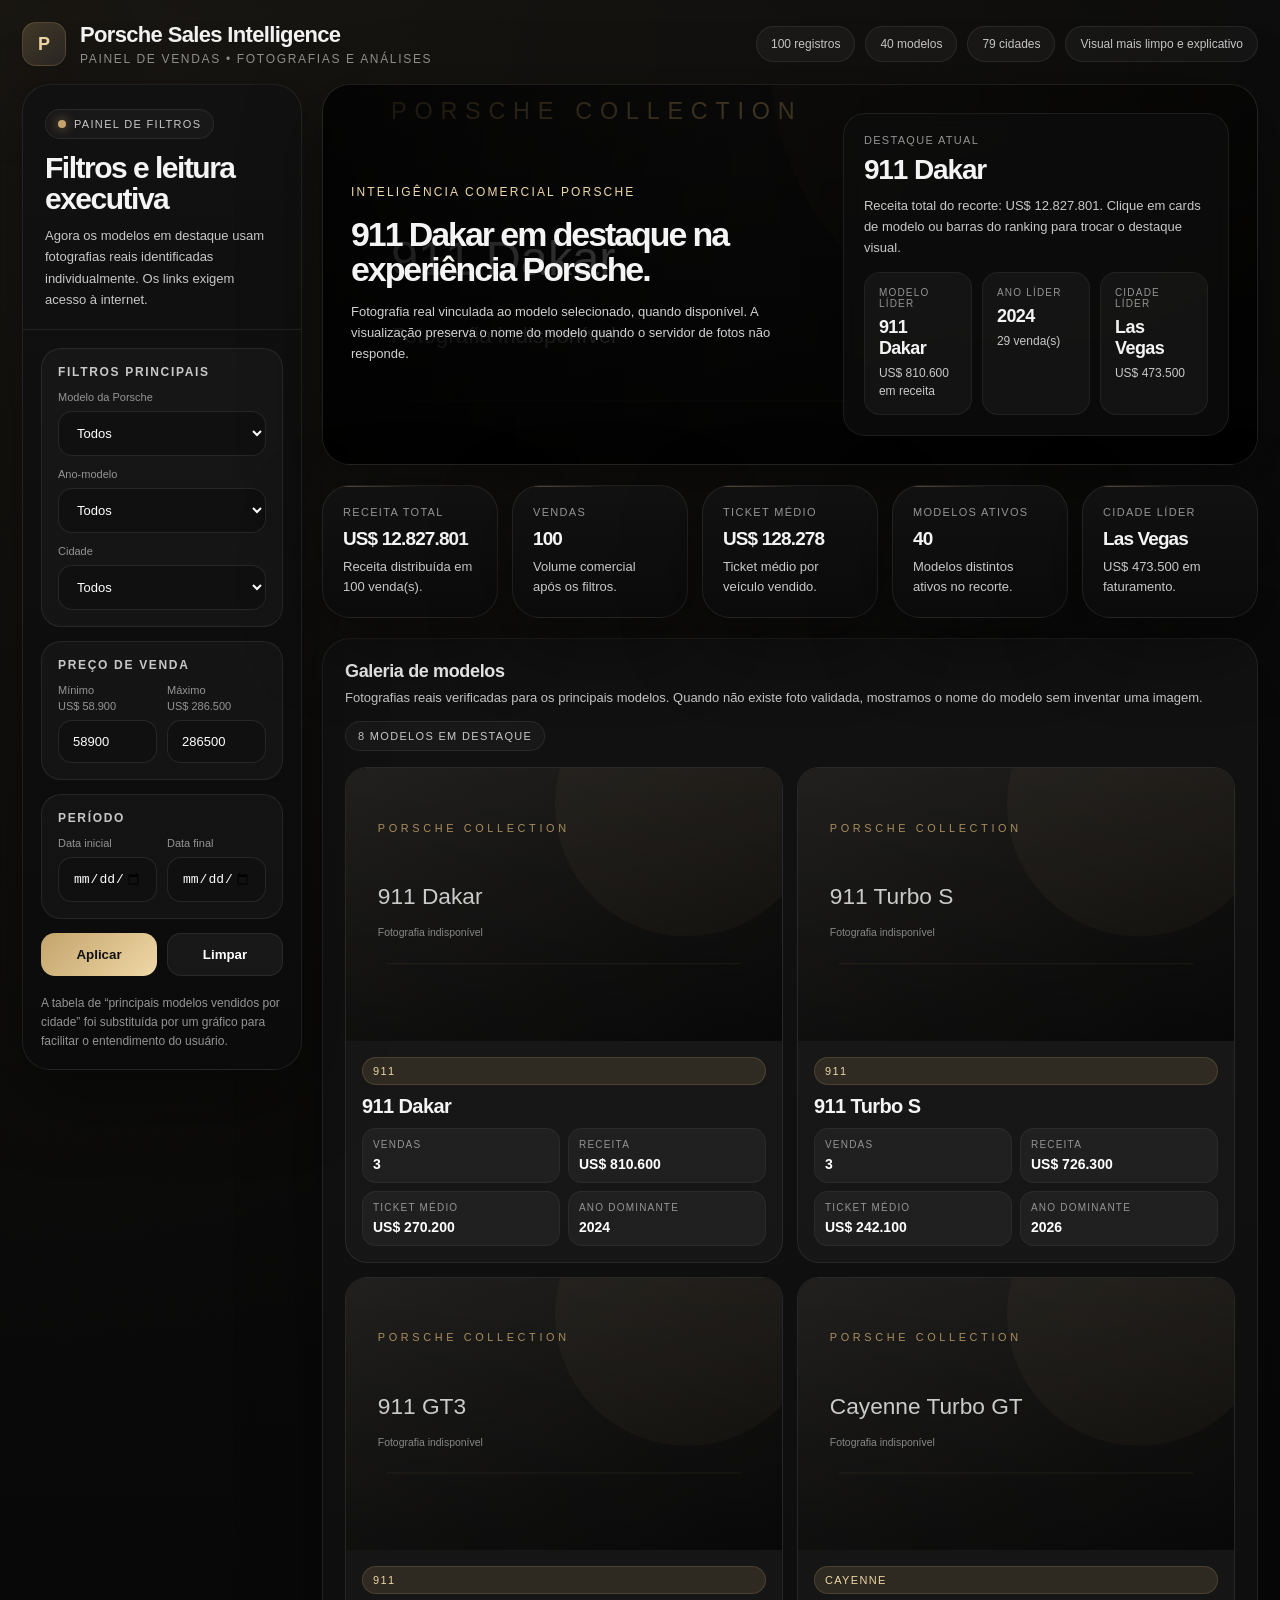
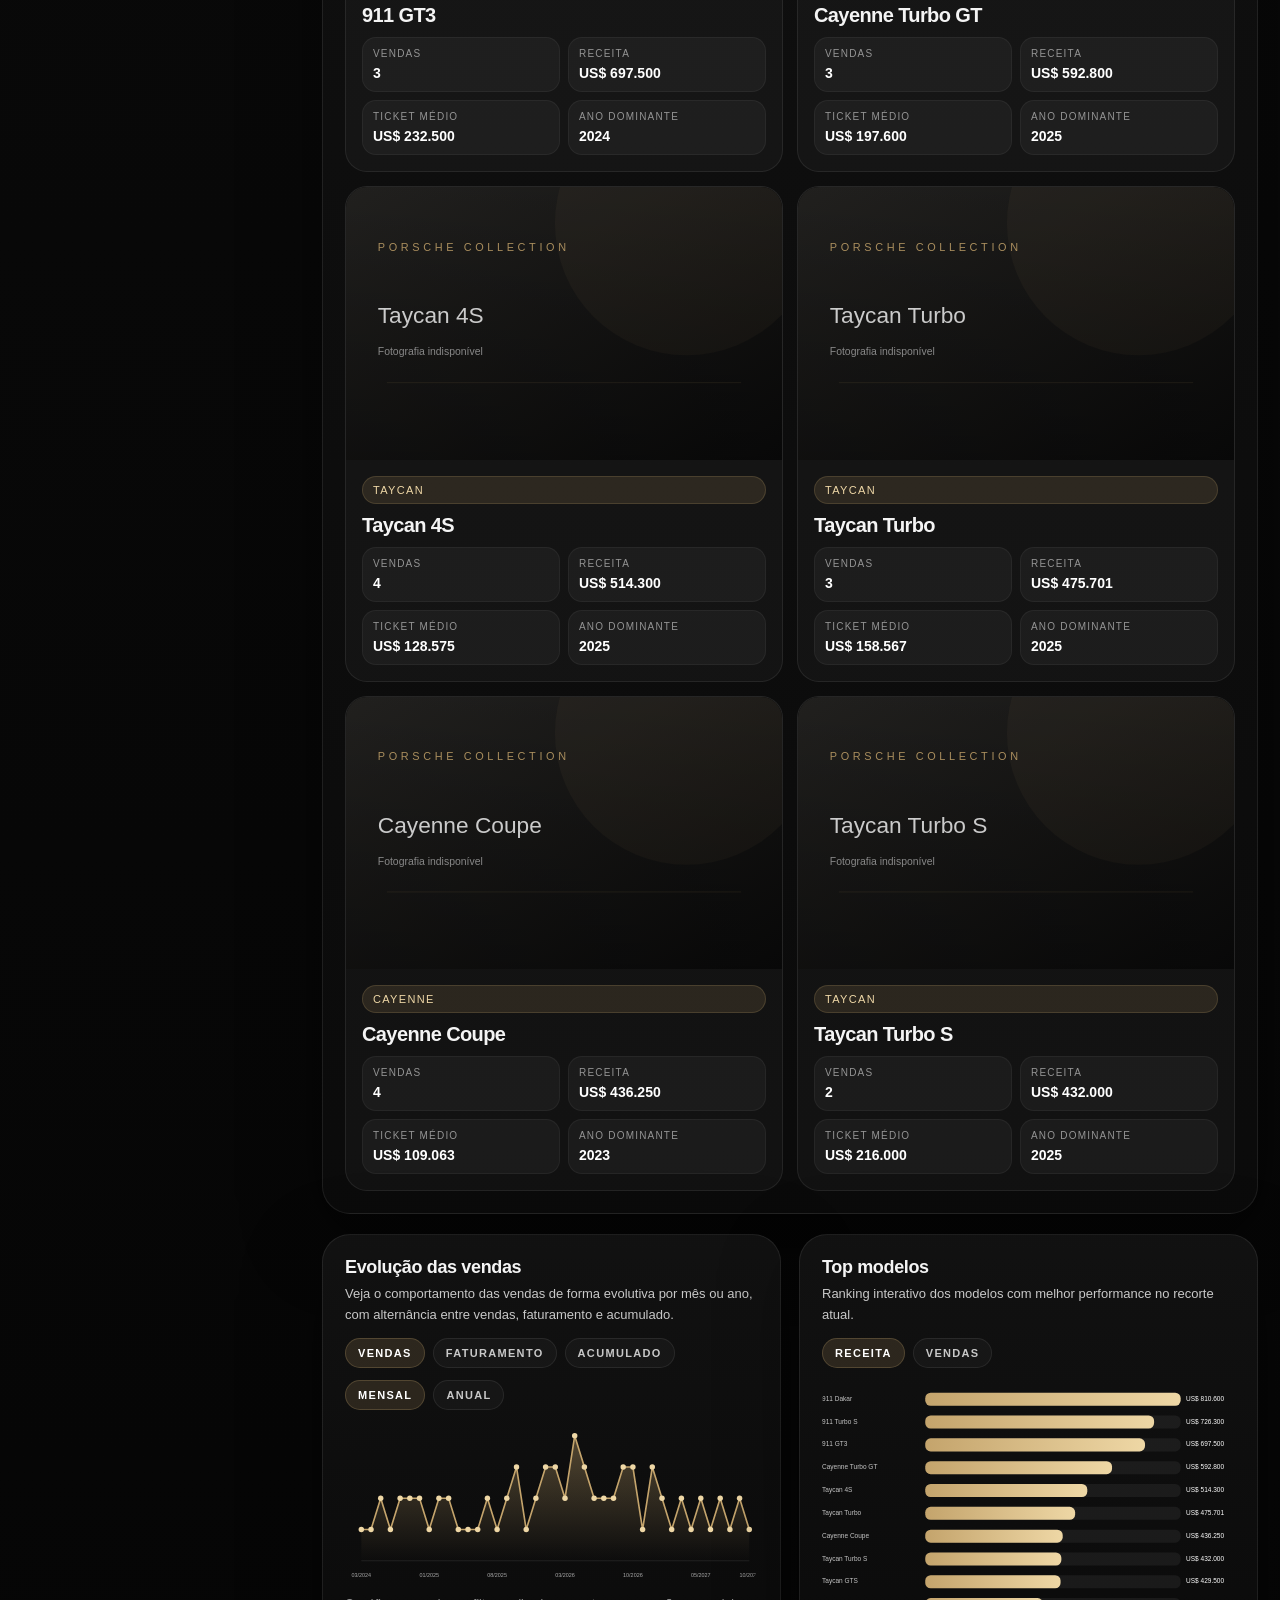
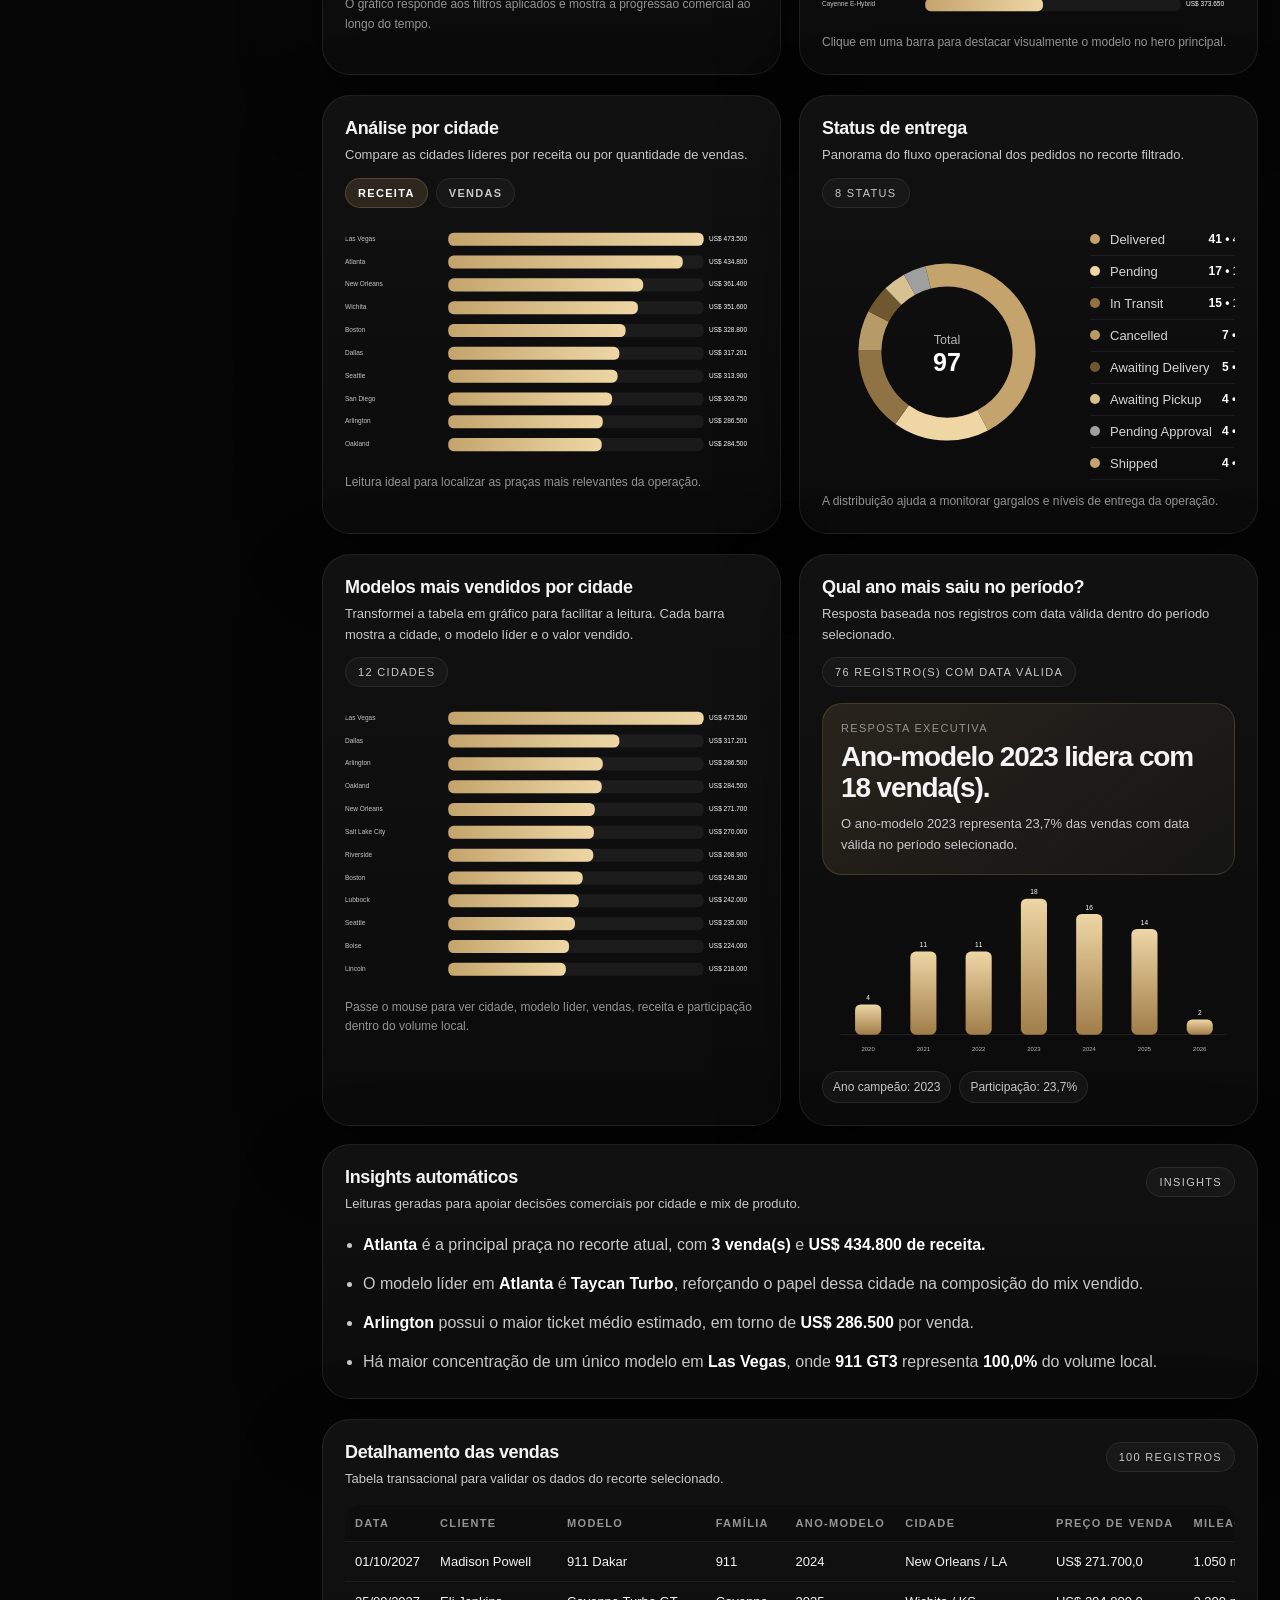
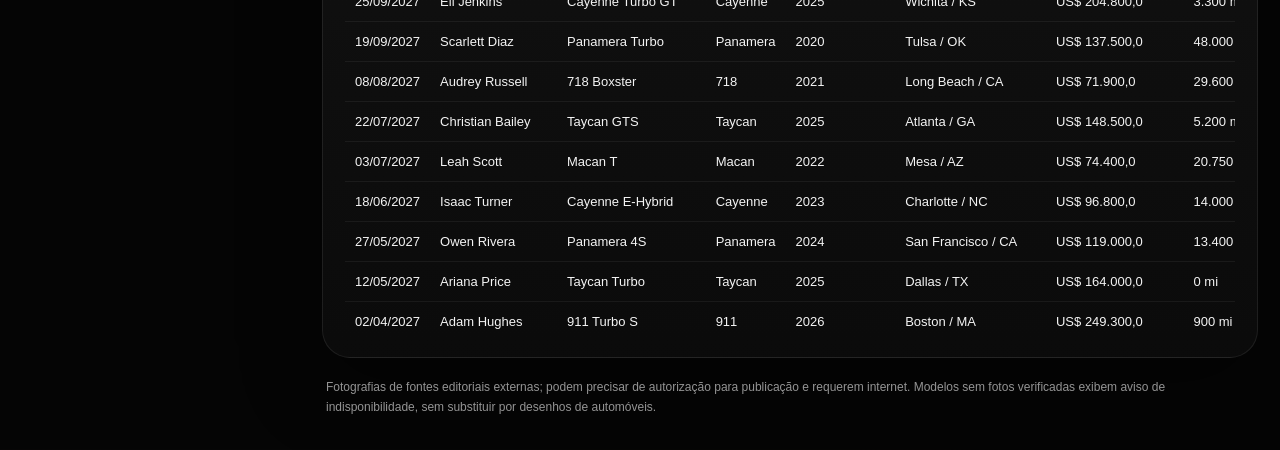
<file: index.html>
<!DOCTYPE html>
<html lang="pt-BR">
 <head>
  <meta charset="utf-8"/>
  <meta content="width=device-width, initial-scale=1.0" name="viewport"/>
  <title>
   Porsche Sales Intelligence
  </title>
  <link href="style.css" rel="stylesheet"/>
 </head>
 <body>
  <div class="tooltip" id="tooltip">
   <div class="tt" id="tooltipTitle">
   </div>
   <div class="tb" id="tooltipBody">
   </div>
  </div>
  <div class="page">
   <div class="topbar">
    <div class="brand">
     <div class="crest">
     </div>
     <div>
      <h1>
       Porsche Sales Intelligence
      </h1>
      <p>
       painel de vendas • fotografias e análises
      </p>
     </div>
    </div>
    <div class="chips">
     <div class="chip">
      100 registros
     </div>
     <div class="chip">
      40 modelos
     </div>
     <div class="chip">
      79 cidades
     </div>
     <div class="chip">
      Visual mais limpo e explicativo
     </div>
    </div>
   </div>
   <div class="layout">
    <aside class="card sidebar">
     <div class="side-head">
      <div class="eyebrow">
       <i>
       </i>
       Painel de filtros
      </div>
      <h2>
       Filtros e leitura executiva
      </h2>
      <p>
       Agora os modelos em destaque usam fotografias reais identificadas individualmente. Os links exigem acesso à internet.
      </p>
     </div>
     <div class="filters">
      <div class="filter-card">
       <h3>
        Filtros principais
       </h3>
       <div class="label">
        <span>
         Modelo da Porsche
        </span>
       </div>
       <select id="modelFilter">
       </select>
       <div class="label" style="margin-top:12px">
        <span>
         Ano-modelo
        </span>
       </div>
       <select id="yearFilter">
       </select>
       <div class="label" style="margin-top:12px">
        <span>
         Cidade
        </span>
       </div>
       <select id="cityFilter">
       </select>
      </div>
      <div class="filter-card">
       <h3>
        Preço de venda
       </h3>
       <div class="two">
        <div>
         <div class="label">
          <span>
           Mínimo
          </span>
          <span id="priceMinLabel">
          </span>
         </div>
         <input id="priceMin" step="100" type="number"/>
        </div>
        <div>
         <div class="label">
          <span>
           Máximo
          </span>
          <span id="priceMaxLabel">
          </span>
         </div>
         <input id="priceMax" step="100" type="number"/>
        </div>
       </div>
      </div>
      <div class="filter-card">
       <h3>
        Período
       </h3>
       <div class="two">
        <div>
         <div class="label">
          <span>
           Data inicial
          </span>
         </div>
         <input id="dateFrom" type="date"/>
        </div>
        <div>
         <div class="label">
          <span>
           Data final
          </span>
         </div>
         <input id="dateTo" type="date"/>
        </div>
       </div>
      </div>
      <div class="actions">
       <button class="btn-primary" id="applyBtn">
        Aplicar
       </button>
       <button class="btn-secondary" id="resetBtn">
        Limpar
       </button>
      </div>
     </div>
     <div class="side-note">
      A tabela de “principais modelos vendidos por cidade” foi substituída por um gráfico para facilitar o entendimento do usuário.
     </div>
    </aside>
    <main class="main">
     <section class="card hero">
      <div class="hero-media" id="heroMedia">
      </div>
      <div class="hero-overlay">
      </div>
      <div class="hero-inner">
       <div class="hero-copy">
        <div class="small">
         Inteligência comercial Porsche
        </div>
        <h2 id="heroTitle">
         Performance de vendas com fotos por modelo.
        </h2>
        <p id="heroText">
         Galeria com fotografias reais dos modelos e análise comercial interativa. As fotografias disponíveis são vinculadas às respectivas versões; modelos sem foto permanecem identificados por nome.
        </p>
       </div>
       <div class="spotlight-card">
        <div class="spotlight-title">
         Destaque atual
        </div>
        <div class="spotlight-main" id="spotlightMain">
         Porsche Spotlight
        </div>
        <div class="spotlight-sub" id="spotlightSub">
         O modelo líder do recorte assume o destaque visual principal e resume o comportamento comercial atual.
        </div>
        <div class="mini-grid">
         <div class="mini">
          <div class="t">
           Modelo líder
          </div>
          <div class="v" id="spotModel">
           —
          </div>
          <div class="s" id="spotModelSub">
           —
          </div>
         </div>
         <div class="mini">
          <div class="t">
           Ano líder
          </div>
          <div class="v" id="spotYear">
           —
          </div>
          <div class="s" id="spotYearSub">
           —
          </div>
         </div>
         <div class="mini">
          <div class="t">
           Cidade líder
          </div>
          <div class="v" id="spotCity">
           —
          </div>
          <div class="s" id="spotCitySub">
           —
          </div>
         </div>
        </div>
       </div>
      </div>
     </section>
     <section class="kpis">
      <div class="card kpi">
       <div class="t">
        Receita total
       </div>
       <div class="v" id="kpiRevenue">
       </div>
       <div class="s" id="kpiRevenueSub">
       </div>
      </div>
      <div class="card kpi">
       <div class="t">
        Vendas
       </div>
       <div class="v" id="kpiSales">
       </div>
       <div class="s" id="kpiSalesSub">
       </div>
      </div>
      <div class="card kpi">
       <div class="t">
        Ticket médio
       </div>
       <div class="v" id="kpiAvg">
       </div>
       <div class="s" id="kpiAvgSub">
       </div>
      </div>
      <div class="card kpi">
       <div class="t">
        Modelos ativos
       </div>
       <div class="v" id="kpiModels">
       </div>
       <div class="s" id="kpiModelsSub">
       </div>
      </div>
      <div class="card kpi">
       <div class="t">
        Cidade líder
       </div>
       <div class="v" id="kpiCity">
       </div>
       <div class="s" id="kpiCitySub">
       </div>
      </div>
     </section>
     <section class="card section">
      <div class="head">
       <div>
        <h3>
         Galeria de modelos
        </h3>
        <p>
         Fotografias reais verificadas para os principais modelos. Quando não existe foto validada, mostramos o nome do modelo sem inventar uma imagem.
        </p>
       </div>
       <div class="badge" id="galleryBadge">
        Modelos em destaque
       </div>
      </div>
      <div class="gallery-grid" id="modelGallery">
      </div>
     </section>
     <section class="grid-2">
      <section class="card section">
       <div class="head">
        <div>
         <h3>
          Evolução das vendas
         </h3>
         <p>
          Veja o comportamento das vendas de forma evolutiva por mês ou ano, com alternância entre vendas, faturamento e acumulado.
         </p>
        </div>
        <div class="toggle-set" id="evoMetricToggle">
         <button class="toggle-btn active" data-metric="count">
          Vendas
         </button>
         <button class="toggle-btn" data-metric="revenue">
          Faturamento
         </button>
         <button class="toggle-btn" data-metric="cumulative">
          Acumulado
         </button>
        </div>
        <div class="toggle-set" id="evoGranularityToggle">
         <button class="toggle-btn active" data-gran="month">
          Mensal
         </button>
         <button class="toggle-btn" data-gran="year">
          Anual
         </button>
        </div>
       </div>
       <div class="svg-wrap" id="chartEvolution">
       </div>
       <div class="chart-note">
        O gráfico responde aos filtros aplicados e mostra a progressão comercial ao longo do tempo.
       </div>
      </section>
      <section class="card section">
       <div class="head">
        <div>
         <h3>
          Top modelos
         </h3>
         <p>
          Ranking interativo dos modelos com melhor performance no recorte atual.
         </p>
        </div>
        <div class="toggle-set" id="topModelMetricToggle">
         <button class="toggle-btn active" data-metric="revenue">
          Receita
         </button>
         <button class="toggle-btn" data-metric="count">
          Vendas
         </button>
        </div>
       </div>
       <div class="svg-wrap" id="chartTopModels">
       </div>
       <div class="chart-note">
        Clique em uma barra para destacar visualmente o modelo no hero principal.
       </div>
      </section>
     </section>
     <section class="grid-2">
      <section class="card section">
       <div class="head">
        <div>
         <h3>
          Análise por cidade
         </h3>
         <p>
          Compare as cidades líderes por receita ou por quantidade de vendas.
         </p>
        </div>
        <div class="toggle-set" id="cityMetricToggle">
         <button class="toggle-btn active" data-metric="revenue">
          Receita
         </button>
         <button class="toggle-btn" data-metric="count">
          Vendas
         </button>
        </div>
       </div>
       <div class="svg-wrap" id="chartTopCities">
       </div>
       <div class="chart-note">
        Leitura ideal para localizar as praças mais relevantes da operação.
       </div>
      </section>
      <section class="card section">
       <div class="head">
        <div>
         <h3>
          Status de entrega
         </h3>
         <p>
          Panorama do fluxo operacional dos pedidos no recorte filtrado.
         </p>
        </div>
        <div class="badge" id="statusBadge">
         Logística
        </div>
       </div>
       <div class="svg-wrap" id="chartStatus">
       </div>
       <div class="chart-note">
        A distribuição ajuda a monitorar gargalos e níveis de entrega da operação.
       </div>
      </section>
     </section>
     <section class="grid-3">
      <section class="card section">
       <div class="head">
        <div>
         <h3>
          Modelos mais vendidos por cidade
         </h3>
         <p>
          Transformei a tabela em gráfico para facilitar a leitura. Cada barra mostra a cidade, o modelo líder e o valor vendido.
         </p>
        </div>
        <div class="badge" id="cityLeaderBadge">
         Cidades
        </div>
       </div>
       <div class="svg-wrap" id="chartCityLeaders">
       </div>
       <div class="chart-note">
        Passe o mouse para ver cidade, modelo líder, vendas, receita e participação dentro do volume local.
       </div>
      </section>
      <section class="card section">
       <div class="head">
        <div>
         <h3>
          Qual ano mais saiu no período?
         </h3>
         <p>
          Resposta baseada nos registros com data válida dentro do período selecionado.
         </p>
        </div>
        <div class="badge" id="periodCoverageBadge">
         Período
        </div>
       </div>
       <div class="answer">
        <div class="small">
         Resposta executiva
        </div>
        <div class="big" id="topYearAnswer">
        </div>
        <div class="desc" id="topYearSub">
        </div>
       </div>
       <div class="svg-wrap" id="chartModelYear">
       </div>
       <div class="pill-row" id="periodPills">
       </div>
      </section>
      <section class="card section">
       <div class="head">
        <div>
         <h3>
          Insights automáticos
         </h3>
         <p>
          Leituras geradas para apoiar decisões comerciais por cidade e mix de produto.
         </p>
        </div>
        <div class="badge">
         Insights
        </div>
       </div>
       <ul class="insights" id="insightList">
       </ul>
      </section>
     </section>
     <section class="card section">
      <div class="head">
       <div>
        <h3>
         Detalhamento das vendas
        </h3>
        <p>
         Tabela transacional para validar os dados do recorte selecionado.
        </p>
       </div>
       <div class="badge" id="tableBadge">
        Registros
       </div>
      </div>
      <div class="table-wrap">
       <table>
        <thead>
         <tr>
          <th>
           Data
          </th>
          <th>
           Cliente
          </th>
          <th>
           Modelo
          </th>
          <th>
           Família
          </th>
          <th>
           Ano-modelo
          </th>
          <th>
           Cidade
          </th>
          <th>
           Preço de venda
          </th>
          <th>
           Mileage
          </th>
          <th>
           Pagamento
          </th>
          <th>
           Status
          </th>
         </tr>
        </thead>
        <tbody id="salesTableBody">
        </tbody>
       </table>
      </div>
     </section>
     <div class="footer-note">
      Fotografias de fontes editoriais externas; podem precisar de autorização para publicação e requerem internet. Modelos sem fotos verificadas exibem aviso de indisponibilidade, sem substituir por desenhos de automóveis.
     </div>
    </main>
   </div>
  </div>
  <script defer="" src="script.js">
  </script>
 </body>
</html>
</file>
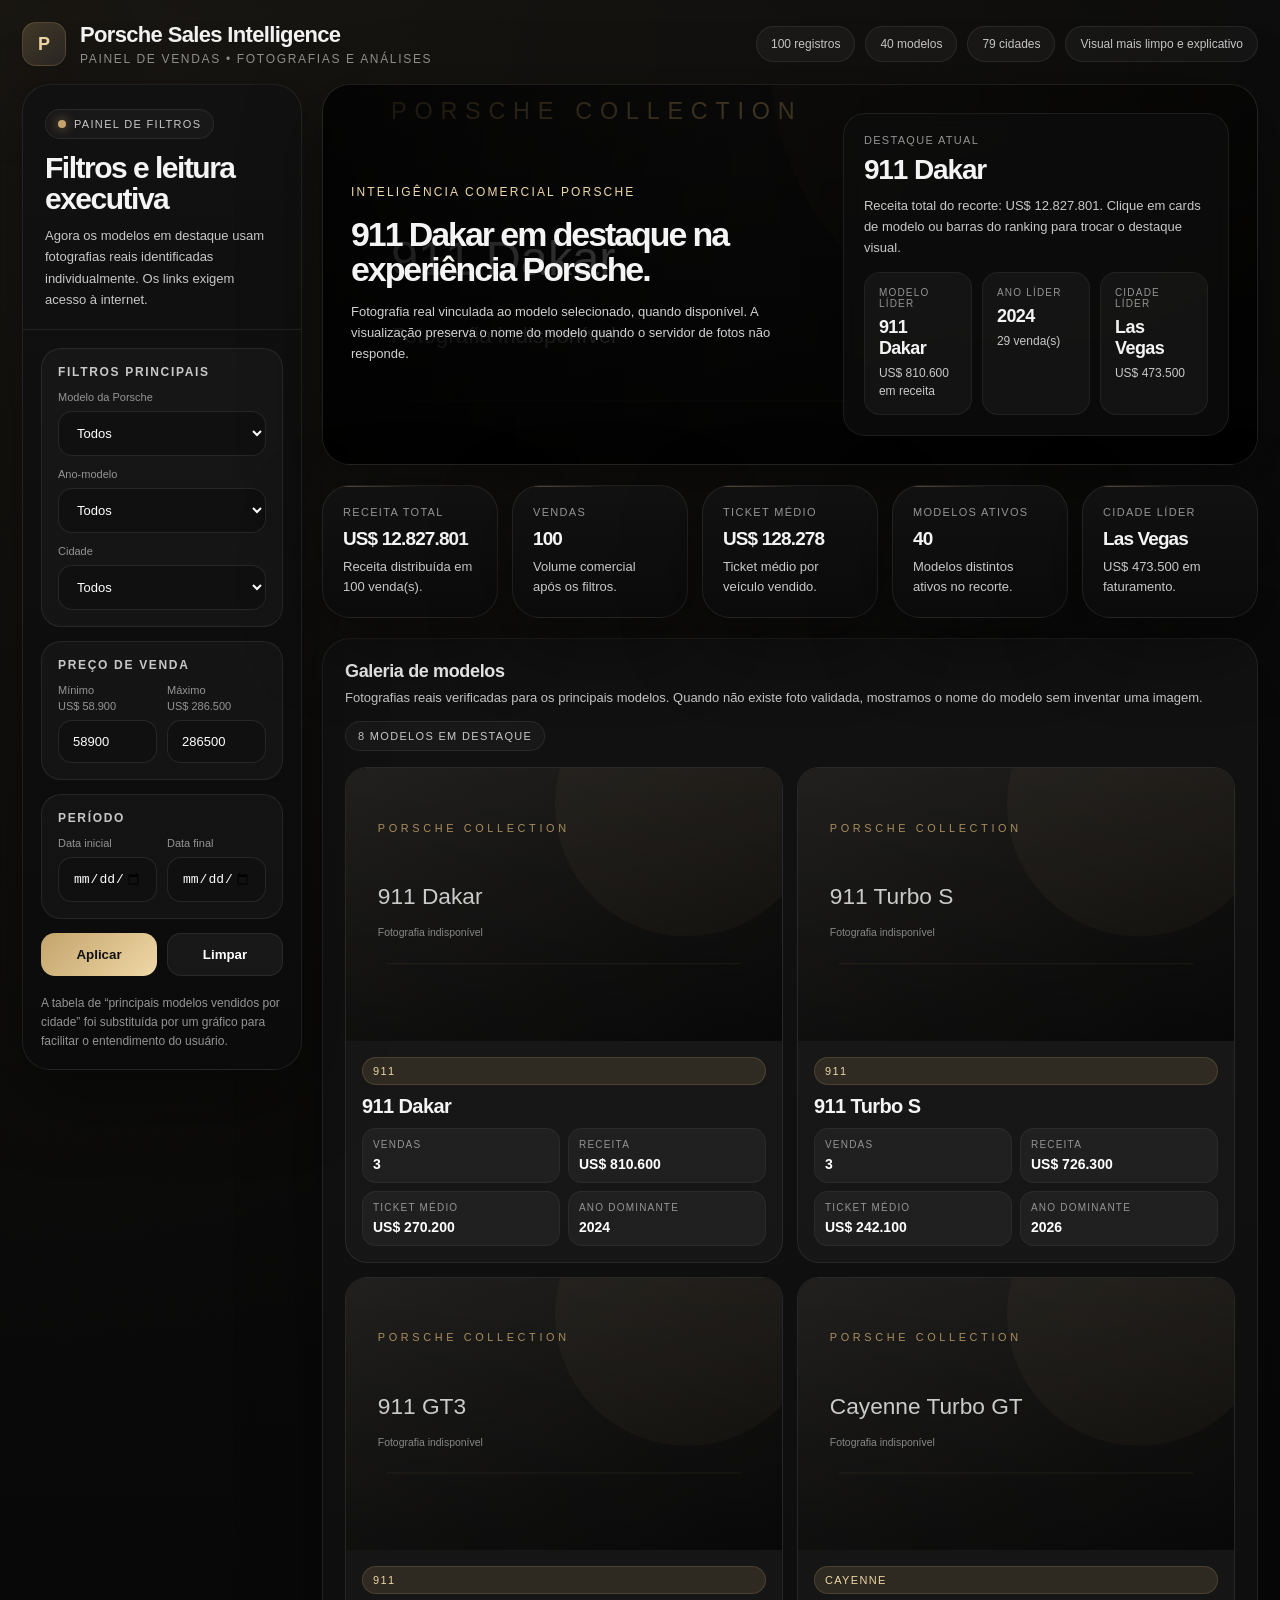
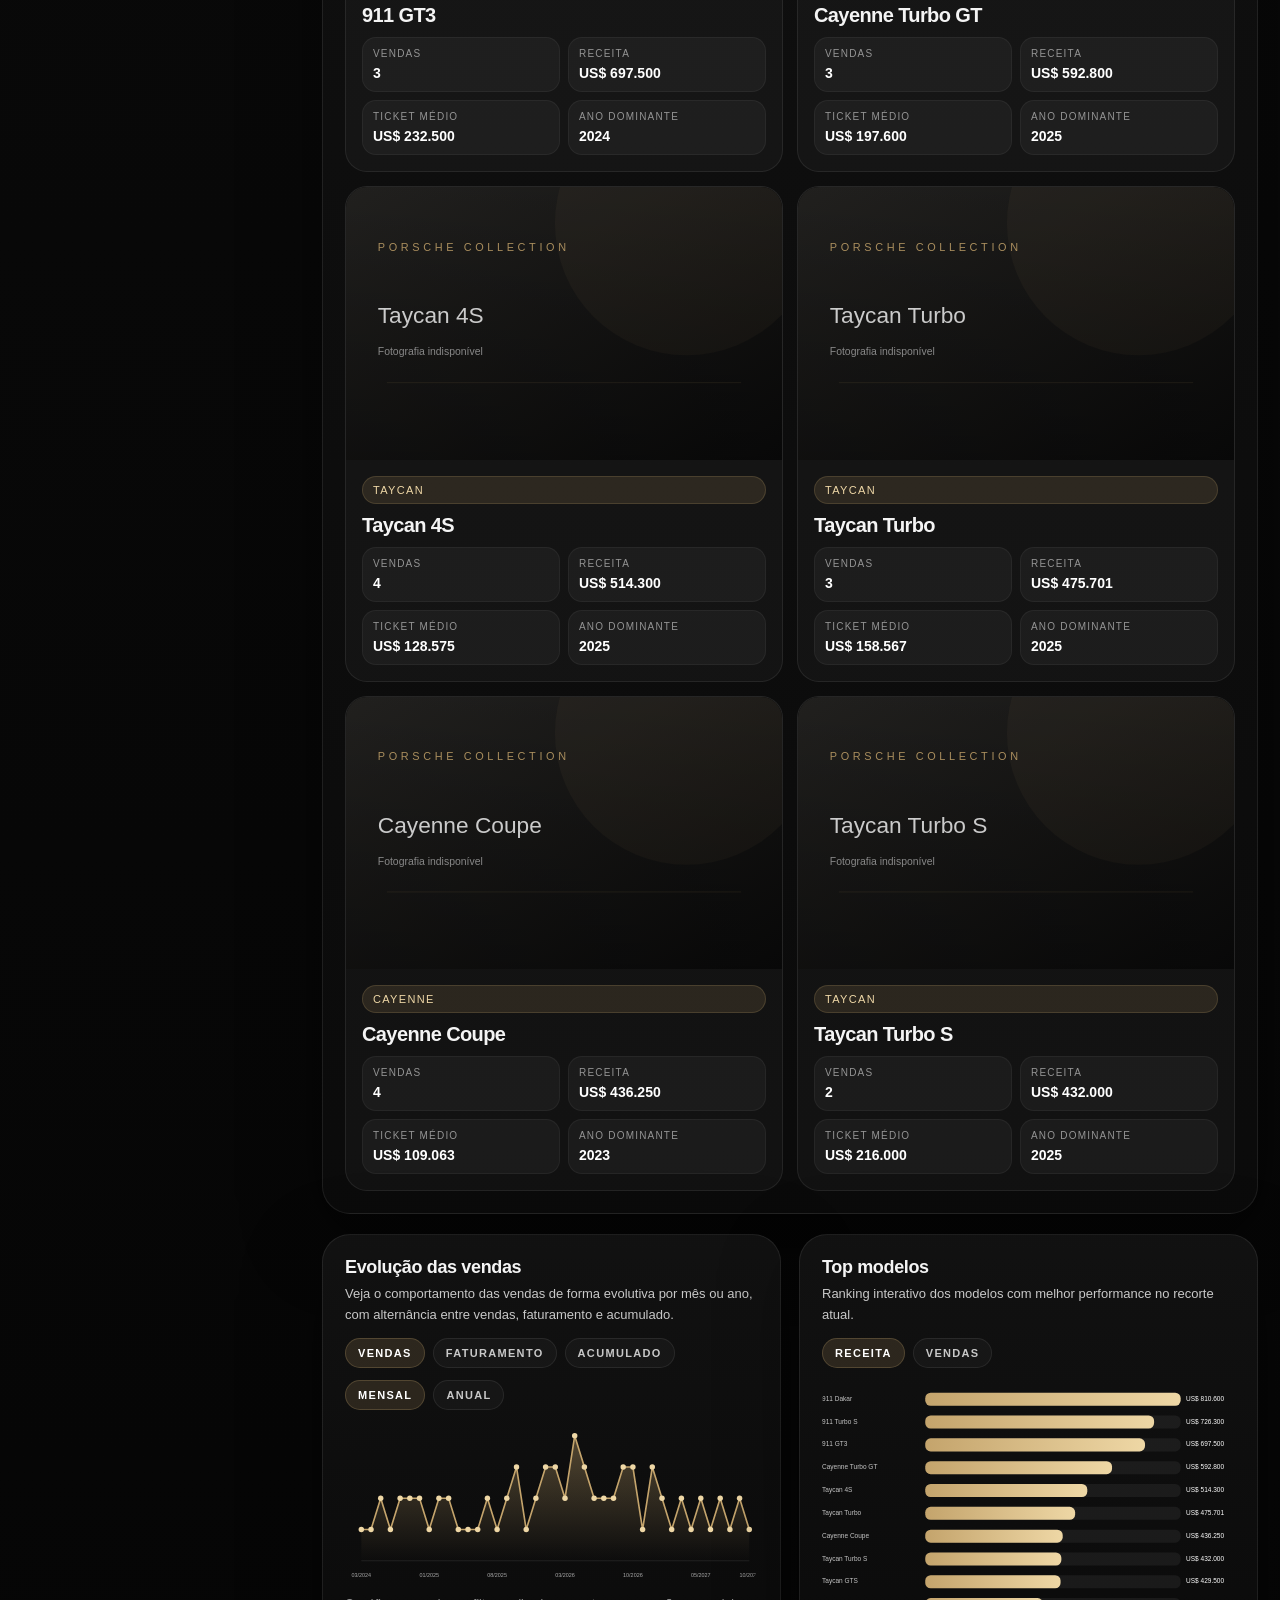
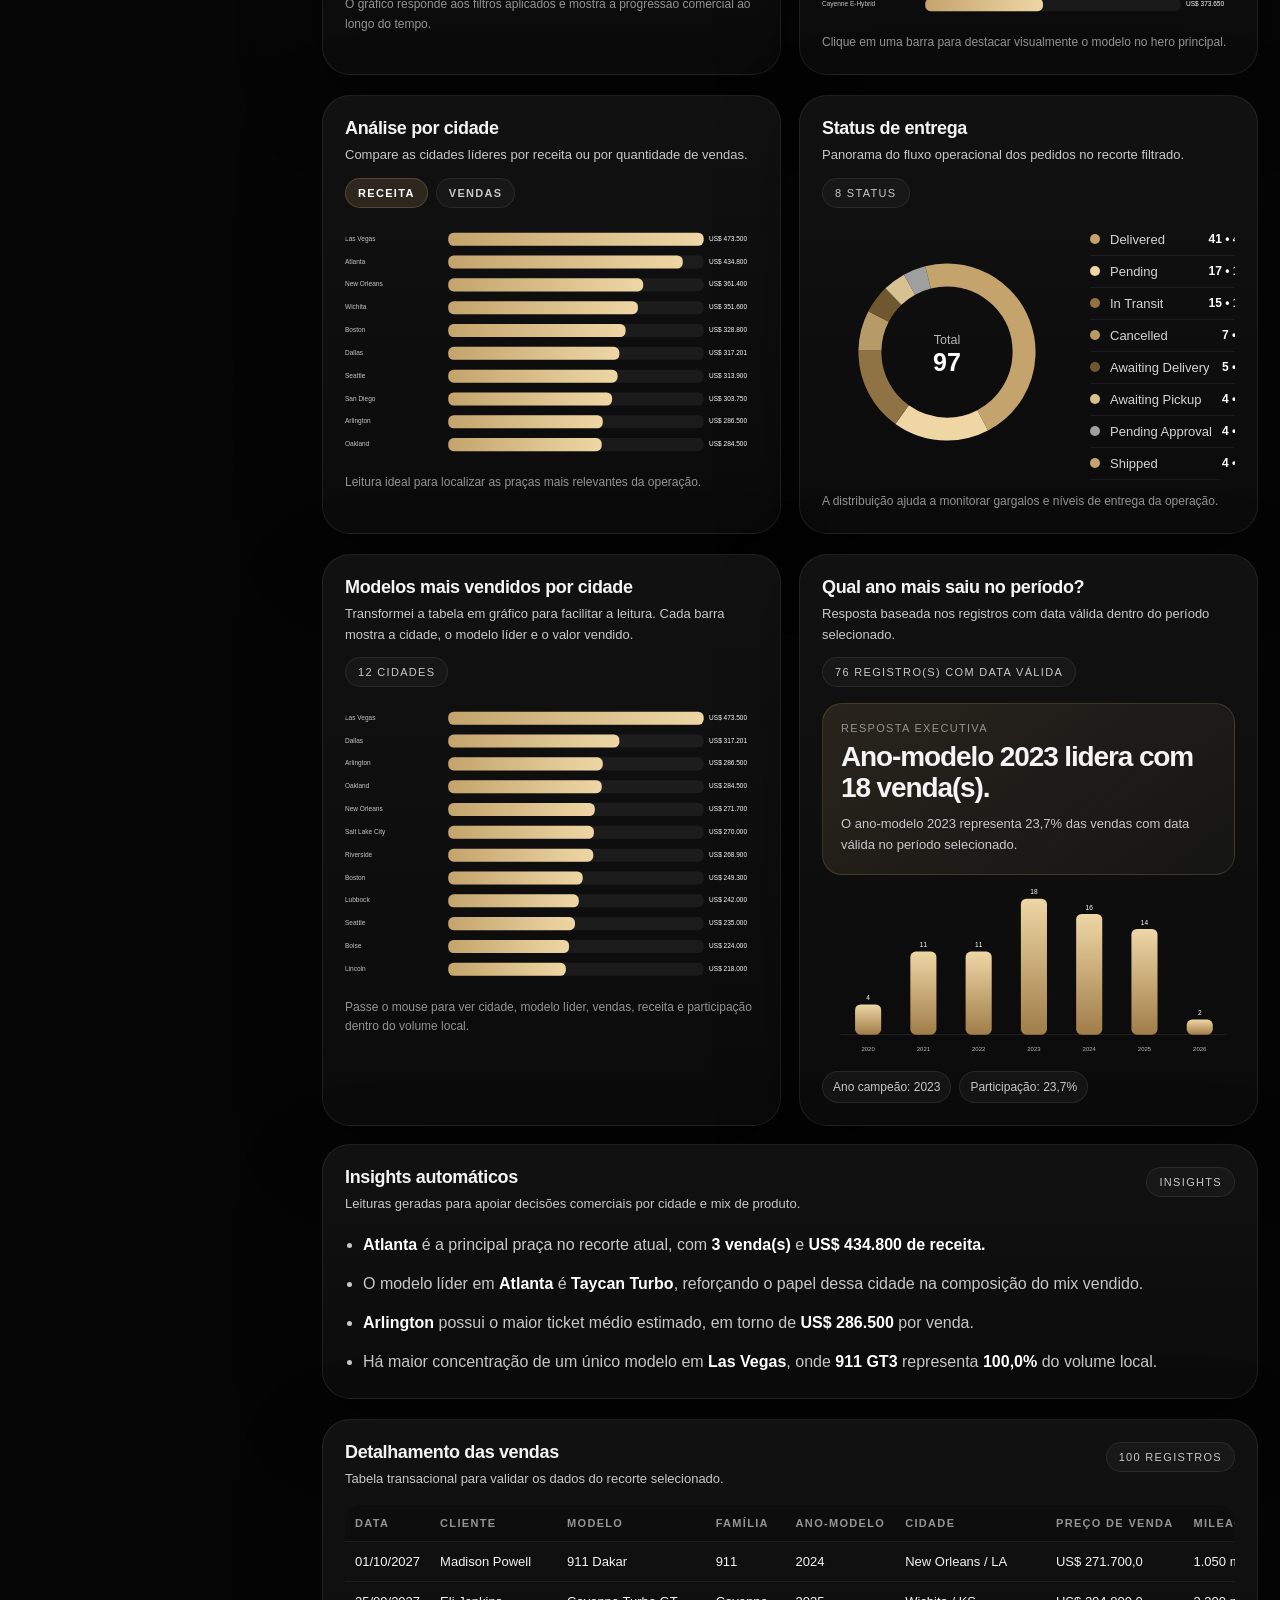
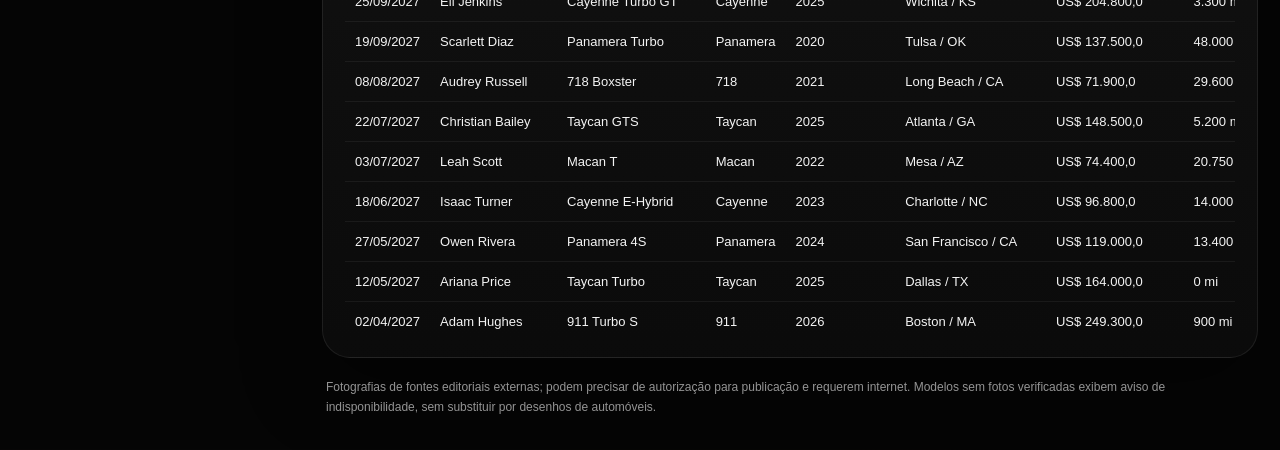
<file: dashboard_porsche_interativo_finalizado.html>
<!DOCTYPE html>
<html lang="pt-BR">
<head>
<meta charset="UTF-8" />
<meta name="viewport" content="width=device-width, initial-scale=1.0" />
<title>Porsche Sales Intelligence</title>
<style>
:root{--bg:#070707;--surface:#111;--surface2:#171717;--line:rgba(255,255,255,.08);--text:#f4f4f4;--muted:#c8c8c8;--muted2:#949494;--gold:#c4a46c;--gold2:#efd8a7;--shadow:0 24px 80px rgba(0,0,0,.42);--r-xl:28px;--r-lg:22px;--r-md:18px;--r-sm:14px;}
*{box-sizing:border-box} html,body{margin:0;padding:0;background:radial-gradient(circle at top left, rgba(196,164,108,.08), transparent 26%), linear-gradient(180deg,#0b0b0b,#050505 70%);color:var(--text);font-family:Inter,Segoe UI,Arial,sans-serif} body{min-height:100vh}
.page{max-width:1880px;margin:0 auto;padding:22px} .topbar{display:flex;justify-content:space-between;align-items:center;gap:16px;flex-wrap:wrap;padding-bottom:18px} .brand{display:flex;align-items:center;gap:14px} .crest{width:44px;height:44px;border-radius:14px;border:1px solid rgba(196,164,108,.22);background:linear-gradient(135deg,rgba(196,164,108,.24),rgba(255,255,255,.08));display:grid;place-items:center;box-shadow:var(--shadow)} .crest:before{content:'P';font-weight:900;color:var(--gold2);font-size:18px} .brand h1{margin:0;font-size:22px;letter-spacing:-.03em} .brand p{margin:4px 0 0;color:var(--muted2);font-size:12px;text-transform:uppercase;letter-spacing:.14em} .chips{display:flex;gap:10px;flex-wrap:wrap} .chip{padding:10px 14px;border-radius:999px;background:rgba(255,255,255,.04);border:1px solid var(--line);color:var(--muted);font-size:12px}
.layout{display:grid;grid-template-columns:340px minmax(0,1fr);gap:22px;align-items:start} .card{background:linear-gradient(180deg,rgba(18,18,18,.96),rgba(11,11,11,.98));border:1px solid var(--line);border-radius:var(--r-xl);box-shadow:var(--shadow)} .sidebar{position:sticky;top:18px;overflow:hidden} .side-head{padding:24px 22px 18px;border-bottom:1px solid var(--line)} .eyebrow{display:inline-flex;align-items:center;gap:8px;padding:8px 12px;border-radius:999px;border:1px solid var(--line);background:rgba(255,255,255,.03);color:var(--muted);font-size:11px;text-transform:uppercase;letter-spacing:.12em} .eyebrow i{width:8px;height:8px;border-radius:50%;display:inline-block;background:var(--gold);box-shadow:0 0 12px rgba(196,164,108,.75)} .side-head h2{margin:14px 0 10px;font-size:30px;line-height:1.03;letter-spacing:-.05em} .side-head p{margin:0;color:var(--muted);font-size:13px;line-height:1.65} .filters{padding:18px;display:grid;gap:14px} .filter-card{padding:16px;border-radius:20px;background:rgba(255,255,255,.03);border:1px solid var(--line)} .filter-card h3{margin:0 0 12px;color:var(--muted);font-size:12px;text-transform:uppercase;letter-spacing:.14em} .label{display:flex;justify-content:space-between;align-items:center;gap:10px;color:var(--muted2);font-size:12px;margin-bottom:8px} select,input[type=date],input[type=number]{width:100%;padding:13px 14px;border-radius:14px;border:1px solid rgba(255,255,255,.09);background:#101010;color:#fff;outline:none} .two{display:grid;grid-template-columns:1fr 1fr;gap:10px} .actions{display:grid;grid-template-columns:1fr 1fr;gap:10px} button{border:0;border-radius:14px;padding:13px 14px;cursor:pointer;font-weight:700} .btn-primary{background:linear-gradient(135deg,var(--gold),var(--gold2));color:#111} .btn-secondary{background:rgba(255,255,255,.05);border:1px solid var(--line);color:#fff} .side-note{padding:0 18px 18px;color:var(--muted2);font-size:12px;line-height:1.6}
.main{display:grid;gap:22px;min-width:0} .hero{position:relative;min-height:430px;overflow:hidden} .hero-media{position:absolute;inset:0;background-size:cover;background-position:center;filter:brightness(.72) saturate(1.06)} .hero-overlay{position:absolute;inset:0;background:linear-gradient(90deg,rgba(0,0,0,.83) 0%,rgba(0,0,0,.52) 45%,rgba(0,0,0,.72) 100%),linear-gradient(180deg,rgba(0,0,0,.06),rgba(0,0,0,.58))} .hero-inner{position:relative;z-index:2;height:100%;padding:32px;display:grid;grid-template-columns:1.1fr .9fr;gap:20px;align-items:end} .hero-copy .small{color:var(--gold2);font-size:12px;letter-spacing:.18em;text-transform:uppercase;margin-bottom:18px} .hero-copy h2{margin:0 0 14px;font-size:52px;line-height:.96;letter-spacing:-.06em;max-width:760px} .hero-copy p{margin:0;color:rgba(255,255,255,.82);font-size:15px;line-height:1.75;max-width:760px} .spotlight-card{padding:20px;border-radius:22px;background:rgba(14,14,14,.74);border:1px solid rgba(255,255,255,.08);backdrop-filter:blur(10px)} .spotlight-title{color:var(--muted2);font-size:11px;text-transform:uppercase;letter-spacing:.12em;margin-bottom:8px} .spotlight-main{font-size:28px;font-weight:800;letter-spacing:-.04em;margin-bottom:10px} .spotlight-sub{color:var(--muted);font-size:13px;line-height:1.6} .mini-grid{display:grid;grid-template-columns:repeat(3,1fr);gap:10px;margin-top:14px} .mini{padding:14px;border-radius:16px;background:rgba(255,255,255,.04);border:1px solid rgba(255,255,255,.06)} .mini .t{color:var(--muted2);font-size:10px;text-transform:uppercase;letter-spacing:.12em} .mini .v{margin-top:8px;font-size:18px;font-weight:800;letter-spacing:-.03em} .mini .s{margin-top:6px;color:var(--muted);font-size:12px;line-height:1.45}
.kpis{display:grid;grid-template-columns:repeat(5,minmax(0,1fr));gap:14px} .kpi{padding:20px;position:relative;overflow:hidden} .kpi:before{content:'';position:absolute;top:0;left:0;width:100%;height:1px;background:linear-gradient(90deg,rgba(196,164,108,.5),transparent 55%)} .kpi .t{color:var(--muted2);font-size:11px;text-transform:uppercase;letter-spacing:.12em;margin-bottom:12px} .kpi .v{font-size:34px;font-weight:800;letter-spacing:-.04em;line-height:1;margin-bottom:8px} .kpi .s{color:var(--muted);font-size:13px;line-height:1.55}
.section{padding:22px} .head{display:flex;justify-content:space-between;align-items:flex-start;gap:12px;margin-bottom:16px;flex-wrap:wrap} .head h3{margin:0;font-size:18px;letter-spacing:-.02em} .head p{margin:6px 0 0;color:var(--muted);font-size:13px;line-height:1.6} .badge{padding:8px 12px;border-radius:999px;background:rgba(255,255,255,.03);border:1px solid var(--line);color:var(--muted);font-size:11px;text-transform:uppercase;letter-spacing:.12em;white-space:nowrap} .toggle-set{display:flex;gap:8px;flex-wrap:wrap} .toggle-btn{padding:8px 12px;border-radius:999px;border:1px solid var(--line);background:rgba(255,255,255,.03);color:var(--muted);font-size:11px;text-transform:uppercase;letter-spacing:.12em;cursor:pointer} .toggle-btn.active{background:rgba(196,164,108,.16);border-color:rgba(196,164,108,.25);color:#fff}
.gallery-grid{display:grid;grid-template-columns:repeat(4,minmax(0,1fr));gap:14px} .model-card{display:flex;flex-direction:column;overflow:hidden;border-radius:22px;background:rgba(255,255,255,.03);border:1px solid var(--line);transition:.25s ease;cursor:pointer;min-width:0} .model-card:hover{transform:translateY(-3px);border-color:rgba(196,164,108,.25)} .model-image{position:relative;aspect-ratio:16/10;background:#0b0b0b;overflow:hidden} .model-image img{width:100%;height:100%;object-fit:cover;display:block} .img-fade{position:absolute;inset:0;background:linear-gradient(180deg,rgba(0,0,0,.08),rgba(0,0,0,.35) 100%)} .model-body{padding:16px;display:grid;gap:10px} .family-pill{display:inline-flex;align-self:start;padding:7px 10px;border-radius:999px;background:rgba(196,164,108,.14);border:1px solid rgba(196,164,108,.2);color:var(--gold2);font-size:11px;text-transform:uppercase;letter-spacing:.12em} .model-name{font-size:20px;font-weight:800;letter-spacing:-.03em;white-space:nowrap;overflow:hidden;text-overflow:ellipsis} .meta-list{display:grid;grid-template-columns:repeat(2,minmax(0,1fr));gap:8px} .meta-item{padding:10px;border-radius:14px;background:rgba(255,255,255,.04);border:1px solid rgba(255,255,255,.05)} .meta-item .t{font-size:10px;color:var(--muted2);text-transform:uppercase;letter-spacing:.12em} .meta-item .v{margin-top:6px;font-size:14px;font-weight:700;color:#fff;white-space:nowrap;overflow:hidden;text-overflow:ellipsis}
.grid-2{display:grid;grid-template-columns:repeat(2,minmax(0,1fr));gap:18px} .grid-3{display:grid;grid-template-columns:1.15fr .9fr .95fr;gap:18px} .svg-wrap{width:100%;overflow:hidden;border-radius:18px} svg{width:100%;height:auto;display:block} .chart-note{margin-top:12px;color:var(--muted2);font-size:12px;line-height:1.6} .answer{padding:18px;border-radius:20px;background:linear-gradient(135deg,rgba(196,164,108,.14),rgba(255,255,255,.03));border:1px solid rgba(196,164,108,.2);margin-bottom:14px} .answer .small{color:var(--muted2);font-size:11px;text-transform:uppercase;letter-spacing:.12em;margin-bottom:8px} .answer .big{font-size:28px;font-weight:800;letter-spacing:-.04em;line-height:1.1} .answer .desc{margin-top:10px;color:var(--muted);font-size:13px;line-height:1.6} .pill-row{display:flex;flex-wrap:wrap;gap:8px;margin-top:14px} .pill{padding:8px 10px;border-radius:999px;background:rgba(255,255,255,.04);border:1px solid var(--line);color:var(--muted);font-size:12px} .insights{margin:0;padding-left:18px;display:grid;gap:12px;color:var(--muted);line-height:1.7} .insights strong{color:#fff} .table-wrap{overflow:auto;max-height:430px;border-radius:16px} table{width:100%;border-collapse:collapse} th,td{padding:12px 10px;border-bottom:1px solid rgba(255,255,255,.06);text-align:left;font-size:13px;white-space:nowrap} thead th{position:sticky;top:0;background:rgba(14,14,14,.98);color:var(--muted2);font-size:11px;text-transform:uppercase;letter-spacing:.12em} tbody tr:hover{background:rgba(255,255,255,.03)} .empty{display:grid;place-items:center;min-height:220px;border:1px dashed rgba(255,255,255,.12);border-radius:18px;color:var(--muted2);text-align:center;padding:16px;background:rgba(255,255,255,.02)} .tooltip{position:fixed;z-index:9999;pointer-events:none;padding:10px 12px;border-radius:14px;background:rgba(14,14,14,.95);color:#fff;border:1px solid rgba(196,164,108,.22);box-shadow:0 18px 50px rgba(0,0,0,.35);backdrop-filter:blur(10px);transform:translate(10px,10px);opacity:0;transition:opacity .12s ease;max-width:260px} .tooltip .tt{font-size:12px;text-transform:uppercase;letter-spacing:.12em;color:var(--gold2);margin-bottom:6px} .tooltip .tb{font-size:13px;line-height:1.5} .footer-note{padding:0 4px 10px;color:var(--muted2);font-size:12px;line-height:1.65}
@media (max-width:1700px){.gallery-grid{grid-template-columns:repeat(3,minmax(0,1fr))}} @media (max-width:1460px){.layout{grid-template-columns:1fr} .sidebar{position:relative;top:auto} .hero-inner,.kpis,.grid-2,.grid-3{grid-template-columns:1fr} .gallery-grid{grid-template-columns:repeat(2,minmax(0,1fr))} .hero{min-height:560px}} @media (max-width:760px){.page{padding:14px} .hero-copy h2{font-size:38px} .gallery-grid,.two,.actions,.mini-grid{grid-template-columns:1fr} .kpis{grid-template-columns:1fr}}

/* Desktop full-screen spacing and responsive integrity */
@media (min-width: 1100px) and (max-width: 1599px){
.layout{grid-template-columns:292px minmax(0,1fr)}
.sidebar{position:sticky;top:16px}
.hero-inner{grid-template-columns:minmax(0,1fr) minmax(300px,.8fr)}
.kpis{grid-template-columns:repeat(5,minmax(0,1fr))}
.kpi .v{font-size:clamp(19px,1.65vw,28px);overflow-wrap:anywhere}
.grid-2{grid-template-columns:repeat(2,minmax(0,1fr))}
.grid-3{grid-template-columns:1.15fr .9fr .95fr}
.gallery-grid{grid-template-columns:repeat(2,minmax(0,1fr))}
.hero-copy h2{font-size:clamp(32px,3.1vw,48px)}
.hero{min-height:440px}
}
@media (min-width:1600px){.gallery-grid{grid-template-columns:repeat(4,minmax(0,1fr))}}
@media (max-width:1099px){.layout{grid-template-columns:1fr}.sidebar{position:static}.grid-3{grid-template-columns:1fr}.grid-2{grid-template-columns:1fr}.kpis{grid-template-columns:repeat(2,minmax(0,1fr))}.hero-inner{grid-template-columns:1fr}.gallery-grid{grid-template-columns:repeat(2,minmax(0,1fr))}}
@media (max-width:640px){.kpis,.gallery-grid{grid-template-columns:1fr}}
.model-image img{object-fit:cover}
</style>

<style>
/* Revisão desktop: grid fluido, sem cortes nem espaços gigantes */
html,body{width:100%;overflow-x:hidden}
.page{width:100%;max-width:1880px}
.layout{display:grid;grid-template-columns:minmax(258px,296px) minmax(0,1fr);align-items:start;gap:20px}
.sidebar{width:100%;min-width:0;position:sticky;top:16px;overflow:visible}
.side-head,.filters,.filter-card{min-width:0}
.filter-card{overflow:hidden}
.filter-card .two{grid-template-columns:repeat(2,minmax(0,1fr))}
.filter-card .two>div{min-width:0}
.filter-card input,.filter-card select{min-width:0;width:100%;font-size:13px}
.filter-card .label{display:flex;flex-direction:column;align-items:flex-start;gap:4px;min-width:0;overflow-wrap:anywhere}
.filter-card .label span{max-width:100%;font-size:11px;white-space:normal}
.main,.grid-2,.grid-3,.kpis,.hero-inner,.section{min-width:0}
.hero{min-height:0!important;height:auto!important}
.hero-inner{min-height:355px!important;height:auto!important;display:grid;grid-template-columns:minmax(0,1.1fr) minmax(0,.9fr);align-items:center;padding:28px;gap:20px}
.hero-copy h2{font-size:clamp(28px,2.65vw,44px);line-height:1.05}
.hero-copy p{font-size:13px;line-height:1.6}
.spotlight-card{max-width:100%;min-width:0}
.spotlight-main,.mini .v{overflow-wrap:anywhere}
.mini-grid{grid-template-columns:repeat(3,minmax(0,1fr))}
.kpi .v{font-size:clamp(19px,1.65vw,30px);overflow-wrap:anywhere}
.grid-3{grid-template-columns:repeat(3,minmax(0,1fr))}
.gallery-grid{grid-template-columns:repeat(3,minmax(0,1fr))}
.svg-wrap svg{max-width:100%}
@media(max-width:1400px){
 .layout{grid-template-columns:minmax(250px,280px) minmax(0,1fr)}
 .grid-3{grid-template-columns:1fr 1fr}
 .grid-3>.section:last-child{grid-column:1/-1}
 .gallery-grid{grid-template-columns:repeat(2,minmax(0,1fr))}
}
@media(max-width:1100px){
 .layout{grid-template-columns:1fr}
 .sidebar{position:static}
 .hero-inner{grid-template-columns:1fr;min-height:0!important}
 .grid-2,.grid-3{grid-template-columns:1fr}
 .grid-3>.section:last-child{grid-column:auto}
 .kpis{grid-template-columns:repeat(2,minmax(0,1fr))}
}
@media(max-width:650px){
 .page{padding:12px}
 .gallery-grid,.kpis{grid-template-columns:1fr}
 .hero-inner{padding:20px}
 .hero-copy h2{font-size:30px}
 .mini-grid{grid-template-columns:1fr}
}
</style>
<style>
/* Evita que o grid distribua os blocos verticalmente pela altura da barra lateral. */
.layout { align-items:start !important; }
.main { display:flex !important; flex-direction:column !important; justify-content:flex-start !important; align-content:flex-start !important; align-self:start !important; gap:20px !important; width:100%; min-height:0 !important; }
.main > * { width:100%; flex-shrink:0; }
.hero { height:auto !important; min-height:350px !important; flex:none !important; }
.hero-inner { min-height:350px !important; height:auto !important; }
.kpis { margin-top:0 !important; }
@media(max-width:1100px) { .hero,.hero-inner {min-height:0 !important;} }
</style><style>@media(min-width:1101px){.kpi .v{font-size:clamp(18px,1.48vw,27px)!important;letter-spacing:-.045em;overflow-wrap:normal!important;word-break:normal!important}} .main{align-self:start}</style></head>
<body>
<div class="tooltip" id="tooltip"><div class="tt" id="tooltipTitle"></div><div class="tb" id="tooltipBody"></div></div>
<div class="page">
  <div class="topbar">
    <div class="brand"><div class="crest"></div><div><h1>Porsche Sales Intelligence</h1><p>painel de vendas • fotografias e análises</p></div></div>
    <div class="chips"><div class="chip">100 registros</div><div class="chip">40 modelos</div><div class="chip">79 cidades</div><div class="chip">Visual mais limpo e explicativo</div></div>
  </div>
  <div class="layout">
    <aside class="card sidebar">
      <div class="side-head"><div class="eyebrow"><i></i> Painel de filtros</div><h2>Filtros e leitura executiva</h2><p>Agora os modelos em destaque usam fotografias reais identificadas individualmente. Os links exigem acesso à internet.</p></div>
      <div class="filters">
        <div class="filter-card"><h3>Filtros principais</h3><div class="label"><span>Modelo da Porsche</span></div><select id="modelFilter"></select><div class="label" style="margin-top:12px"><span>Ano-modelo</span></div><select id="yearFilter"></select><div class="label" style="margin-top:12px"><span>Cidade</span></div><select id="cityFilter"></select></div>
        <div class="filter-card"><h3>Preço de venda</h3><div class="two"><div><div class="label"><span>Mínimo</span><span id="priceMinLabel"></span></div><input id="priceMin" type="number" step="100" /></div><div><div class="label"><span>Máximo</span><span id="priceMaxLabel"></span></div><input id="priceMax" type="number" step="100" /></div></div></div>
        <div class="filter-card"><h3>Período</h3><div class="two"><div><div class="label"><span>Data inicial</span></div><input id="dateFrom" type="date" /></div><div><div class="label"><span>Data final</span></div><input id="dateTo" type="date" /></div></div></div>
        <div class="actions"><button class="btn-primary" id="applyBtn">Aplicar</button><button class="btn-secondary" id="resetBtn">Limpar</button></div>
      </div>
      <div class="side-note">A tabela de “principais modelos vendidos por cidade” foi substituída por um gráfico para facilitar o entendimento do usuário.</div>
    </aside>
    <main class="main">
      <section class="card hero"><div class="hero-media" id="heroMedia"></div><div class="hero-overlay"></div><div class="hero-inner"><div class="hero-copy"><div class="small">Inteligência comercial Porsche</div><h2 id="heroTitle">Performance de vendas com fotos por modelo.</h2><p id="heroText">Galeria com fotografias reais dos modelos e análise comercial interativa. As fotografias disponíveis são vinculadas às respectivas versões; modelos sem foto permanecem identificados por nome.</p></div><div class="spotlight-card"><div class="spotlight-title">Destaque atual</div><div class="spotlight-main" id="spotlightMain">Porsche Spotlight</div><div class="spotlight-sub" id="spotlightSub">O modelo líder do recorte assume o destaque visual principal e resume o comportamento comercial atual.</div><div class="mini-grid"><div class="mini"><div class="t">Modelo líder</div><div class="v" id="spotModel">—</div><div class="s" id="spotModelSub">—</div></div><div class="mini"><div class="t">Ano líder</div><div class="v" id="spotYear">—</div><div class="s" id="spotYearSub">—</div></div><div class="mini"><div class="t">Cidade líder</div><div class="v" id="spotCity">—</div><div class="s" id="spotCitySub">—</div></div></div></div></div></section>
      <section class="kpis"><div class="card kpi"><div class="t">Receita total</div><div class="v" id="kpiRevenue"></div><div class="s" id="kpiRevenueSub"></div></div><div class="card kpi"><div class="t">Vendas</div><div class="v" id="kpiSales"></div><div class="s" id="kpiSalesSub"></div></div><div class="card kpi"><div class="t">Ticket médio</div><div class="v" id="kpiAvg"></div><div class="s" id="kpiAvgSub"></div></div><div class="card kpi"><div class="t">Modelos ativos</div><div class="v" id="kpiModels"></div><div class="s" id="kpiModelsSub"></div></div><div class="card kpi"><div class="t">Cidade líder</div><div class="v" id="kpiCity"></div><div class="s" id="kpiCitySub"></div></div></section>
      <section class="card section"><div class="head"><div><h3>Galeria de modelos</h3><p>Fotografias reais verificadas para os principais modelos. Quando não existe foto validada, mostramos o nome do modelo sem inventar uma imagem.</p></div><div class="badge" id="galleryBadge">Modelos em destaque</div></div><div class="gallery-grid" id="modelGallery"></div></section>
      <section class="grid-2">
        <section class="card section"><div class="head"><div><h3>Evolução das vendas</h3><p>Veja o comportamento das vendas de forma evolutiva por mês ou ano, com alternância entre vendas, faturamento e acumulado.</p></div><div class="toggle-set" id="evoMetricToggle"><button class="toggle-btn active" data-metric="count">Vendas</button><button class="toggle-btn" data-metric="revenue">Faturamento</button><button class="toggle-btn" data-metric="cumulative">Acumulado</button></div><div class="toggle-set" id="evoGranularityToggle"><button class="toggle-btn active" data-gran="month">Mensal</button><button class="toggle-btn" data-gran="year">Anual</button></div></div><div class="svg-wrap" id="chartEvolution"></div><div class="chart-note">O gráfico responde aos filtros aplicados e mostra a progressão comercial ao longo do tempo.</div></section>
        <section class="card section"><div class="head"><div><h3>Top modelos</h3><p>Ranking interativo dos modelos com melhor performance no recorte atual.</p></div><div class="toggle-set" id="topModelMetricToggle"><button class="toggle-btn active" data-metric="revenue">Receita</button><button class="toggle-btn" data-metric="count">Vendas</button></div></div><div class="svg-wrap" id="chartTopModels"></div><div class="chart-note">Clique em uma barra para destacar visualmente o modelo no hero principal.</div></section>
      </section>
      <section class="grid-2">
        <section class="card section"><div class="head"><div><h3>Análise por cidade</h3><p>Compare as cidades líderes por receita ou por quantidade de vendas.</p></div><div class="toggle-set" id="cityMetricToggle"><button class="toggle-btn active" data-metric="revenue">Receita</button><button class="toggle-btn" data-metric="count">Vendas</button></div></div><div class="svg-wrap" id="chartTopCities"></div><div class="chart-note">Leitura ideal para localizar as praças mais relevantes da operação.</div></section>
        <section class="card section"><div class="head"><div><h3>Status de entrega</h3><p>Panorama do fluxo operacional dos pedidos no recorte filtrado.</p></div><div class="badge" id="statusBadge">Logística</div></div><div class="svg-wrap" id="chartStatus"></div><div class="chart-note">A distribuição ajuda a monitorar gargalos e níveis de entrega da operação.</div></section>
      </section>
      <section class="grid-3">
        <section class="card section"><div class="head"><div><h3>Modelos mais vendidos por cidade</h3><p>Transformei a tabela em gráfico para facilitar a leitura. Cada barra mostra a cidade, o modelo líder e o valor vendido.</p></div><div class="badge" id="cityLeaderBadge">Cidades</div></div><div class="svg-wrap" id="chartCityLeaders"></div><div class="chart-note">Passe o mouse para ver cidade, modelo líder, vendas, receita e participação dentro do volume local.</div></section>
        <section class="card section"><div class="head"><div><h3>Qual ano mais saiu no período?</h3><p>Resposta baseada nos registros com data válida dentro do período selecionado.</p></div><div class="badge" id="periodCoverageBadge">Período</div></div><div class="answer"><div class="small">Resposta executiva</div><div class="big" id="topYearAnswer"></div><div class="desc" id="topYearSub"></div></div><div class="svg-wrap" id="chartModelYear"></div><div class="pill-row" id="periodPills"></div></section>
        <section class="card section"><div class="head"><div><h3>Insights automáticos</h3><p>Leituras geradas para apoiar decisões comerciais por cidade e mix de produto.</p></div><div class="badge">Insights</div></div><ul class="insights" id="insightList"></ul></section>
      </section>
      <section class="card section"><div class="head"><div><h3>Detalhamento das vendas</h3><p>Tabela transacional para validar os dados do recorte selecionado.</p></div><div class="badge" id="tableBadge">Registros</div></div><div class="table-wrap"><table><thead><tr><th>Data</th><th>Cliente</th><th>Modelo</th><th>Família</th><th>Ano-modelo</th><th>Cidade</th><th>Preço de venda</th><th>Mileage</th><th>Pagamento</th><th>Status</th></tr></thead><tbody id="salesTableBody"></tbody></table></div></section>
      <div class="footer-note">Fotografias de fontes editoriais externas; podem precisar de autorização para publicação e requerem internet. Modelos sem fotos verificadas exibem aviso de indisponibilidade, sem substituir por desenhos de automóveis.</div>
    </main>
  </div>
</div>
<script>
const DATA = [{"saleDate": "2027-10-01", "model": "911 Dakar", "family": "911", "modelYear": 2024, "salesPrice": 271700.0, "city": "New Orleans", "state": "LA", "deliveryStatus": "Delivered", "customer": "Madison Powell", "payMethod": "Lease", "mileage": 1050}, {"saleDate": "2027-09-25", "model": "Cayenne Turbo GT", "family": "Cayenne", "modelYear": 2025, "salesPrice": 204800.0, "city": "Wichita", "state": "KS", "deliveryStatus": "Pending", "customer": "Eli Jenkins", "payMethod": "Credit Card", "mileage": 3300}, {"saleDate": "2027-09-19", "model": "Panamera Turbo", "family": "Panamera", "modelYear": 2020, "salesPrice": 137500.0, "city": "Tulsa", "state": "OK", "deliveryStatus": "Delivered", "customer": "Scarlett Diaz", "payMethod": "Wire Transfer", "mileage": 48000}, {"saleDate": "2027-08-08", "model": "718 Boxster", "family": "718", "modelYear": 2021, "salesPrice": 71900.0, "city": "Long Beach", "state": "CA", "deliveryStatus": "Pending", "customer": "Audrey Russell", "payMethod": "Bank Transfer", "mileage": 29600}, {"saleDate": "2027-07-22", "model": "Taycan GTS", "family": "Taycan", "modelYear": 2025, "salesPrice": 148500.0, "city": "Atlanta", "state": "GA", "deliveryStatus": "Delivered", "customer": "Christian Bailey", "payMethod": "Crypto Payment", "mileage": 5200}, {"saleDate": "2027-07-03", "model": "Macan T", "family": "Macan", "modelYear": 2022, "salesPrice": 74400.0, "city": "Mesa", "state": "AZ", "deliveryStatus": "Awaiting Pickup", "customer": "Leah Scott", "payMethod": "Cash", "mileage": 20750}, {"saleDate": "2027-06-18", "model": "Cayenne E-Hybrid", "family": "Cayenne", "modelYear": 2023, "salesPrice": 96800.0, "city": "Charlotte", "state": "NC", "deliveryStatus": "Delivered", "customer": "Isaac Turner", "payMethod": "Lease", "mileage": 14000}, {"saleDate": "2027-05-27", "model": "Panamera 4S", "family": "Panamera", "modelYear": 2024, "salesPrice": 119000.0, "city": "San Francisco", "state": "CA", "deliveryStatus": "Delivered", "customer": "Owen Rivera", "payMethod": "Credit Card", "mileage": 13400}, {"saleDate": "2027-05-12", "model": "Taycan Turbo", "family": "Taycan", "modelYear": 2025, "salesPrice": 164000.0, "city": "Dallas", "state": "TX", "deliveryStatus": "In Transit", "customer": "Ariana Price", "payMethod": "ACH Payment", "mileage": 0}, {"saleDate": "2027-04-02", "model": "911 Turbo S", "family": "911", "modelYear": 2026, "salesPrice": 249300.0, "city": "Boston", "state": "MA", "deliveryStatus": "Awaiting Delivery", "customer": "Adam Hughes", "payMethod": "Wire Transfer", "mileage": 900}, {"saleDate": "2027-03-18", "model": "718 Cayman", "family": "718", "modelYear": 2023, "salesPrice": 78900.0, "city": "Seattle", "state": "WA", "deliveryStatus": "Cancelled", "customer": "Lauren Foster", "payMethod": "Debit Card", "mileage": 17500}, {"saleDate": "2027-03-05", "model": "Panamera", "family": "Panamera", "modelYear": 2021, "salesPrice": 81000.0, "city": "Austin", "state": "TX", "deliveryStatus": "Delivered", "customer": "Brandon Parker", "payMethod": "Cash", "mileage": 42}, {"saleDate": "2027-02-11", "model": "Macan S", "family": "Macan", "modelYear": 2022, "salesPrice": 69800.0, "city": "Tampa", "state": "FL", "deliveryStatus": "Delivered", "customer": "Tyler-Morris", "payMethod": "Financing", "mileage": 26300}, {"saleDate": "2027-01-29", "model": "Cayenne", "family": "Cayenne", "modelYear": 2023, "salesPrice": 84500.0, "city": "San Jose", "state": "CA", "deliveryStatus": "Pending", "customer": "Harper Reed", "payMethod": "Bank Transfer", "mileage": 21400}, {"saleDate": "2027-01-15", "model": "911 Carrera", "family": "911", "modelYear": 2024, "salesPrice": 126900.0, "city": "Orlando", "state": "FL", "deliveryStatus": "Delivered", "customer": "Mason Stewart", "payMethod": "Credit Card", "mileage": 7200}, {"saleDate": "2026-12-28", "model": "911 GT3", "family": "911", "modelYear": 2024, "salesPrice": 224000.0, "city": "Boise", "state": "ID", "deliveryStatus": "Awaiting Delivery", "customer": "Colton Richardson", "payMethod": "Wire Transfer", "mileage": 3000}, {"saleDate": "2026-12-24", "model": "Taycan", "family": "Taycan", "modelYear": 2025, "salesPrice": 119900.0, "city": "Scottsdale", "state": "AZ", "deliveryStatus": "Pending", "customer": "Easton Bailey", "payMethod": "Lease", "mileage": 1250}, {"saleDate": "2026-12-11", "model": "911 Targa 4S", "family": "911", "modelYear": 2023, "salesPrice": 156500.0, "city": "Chesapeake", "state": "VA", "deliveryStatus": "Delivered", "customer": "Hazel Long", "payMethod": "Cash", "mileage": 4200}, {"saleDate": "2026-11-03", "model": "Panamera", "family": "Panamera", "modelYear": 2021, "salesPrice": 79900.0, "city": "Garland", "state": "TX", "deliveryStatus": "Pending", "customer": "Jason Perry", "payMethod": "Financing", "mileage": 44800}, {"saleDate": "2026-10-29", "model": "Macan Electric", "family": "Macan", "modelYear": 2026, "salesPrice": 91300.0, "city": "Irvine", "state": "CA", "deliveryStatus": "Delivered", "customer": "Naomi Peterson", "payMethod": "Wire Transfer", "mileage": 0}, {"saleDate": "2026-10-16", "model": "718 Cayman S", "family": "718", "modelYear": 2022, "salesPrice": 82750.0, "city": "Toledo", "state": "OH", "deliveryStatus": "Cancelled", "customer": "Wesley Morgan", "payMethod": "Credit Card", "mileage": 22500}, {"saleDate": "2026-10-06", "model": "911 Turbo S", "family": "911", "modelYear": 2025, "salesPrice": 242000.0, "city": "Lubbock", "state": "TX", "deliveryStatus": "Awaiting Pickup", "customer": "Ariana Cook", "payMethod": "Crypto Payment", "mileage": 1100}, {"saleDate": "2026-09-28", "model": "Cayenne E-Hybrid", "family": "Cayenne", "modelYear": 2023, "salesPrice": 94300.0, "city": "Madison", "state": "WI", "deliveryStatus": "Delivered", "customer": "Cameron Murphy", "payMethod": "Cash", "mileage": 13100}, {"saleDate": "2026-09-17", "model": "Taycan 4S", "family": "Taycan", "modelYear": 2025, "salesPrice": 131600.0, "city": "Laredo", "state": "TX", "deliveryStatus": "Pending Approval", "customer": "Eliana Bell", "payMethod": "Wire Transfer", "mileage": 2900}, {"saleDate": "2026-09-09", "model": "Macan GTS", "family": "Macan", "modelYear": 2024, "salesPrice": 96800.0, "city": "Durham", "state": "NC", "deliveryStatus": "Delivered", "customer": "Connor Ward", "payMethod": "ACH Payment", "mileage": 0}, {"saleDate": "2026-08-31", "model": "Panamera Turbo S", "family": "Panamera", "modelYear": 2022, "salesPrice": 134000.0, "city": "Buffalo", "state": "NY", "deliveryStatus": "In Transit", "customer": "Maya Rivera", "payMethod": "Wire Transfer", "mileage": 20100}, {"saleDate": "2026-08-18", "model": "718 Boxster GTS", "family": "718", "modelYear": 2023, "salesPrice": 91500.0, "city": "Reno", "state": "NV", "deliveryStatus": "Shipped", "customer": "Everett Cox", "payMethod": "Lease", "mileage": 13300}, {"saleDate": "2026-07-20", "model": "Taycan Turbo S", "family": "Taycan", "modelYear": 2025, "salesPrice": 218000.0, "city": "Lincoln", "state": "NE", "deliveryStatus": "Pending", "customer": "Skylar Rogers", "payMethod": "Wire Transfer", "mileage": 0}, {"saleDate": "2026-07-07", "model": "Macan", "family": "Macan", "modelYear": 2021, "salesPrice": 59000.0, "city": "Greensboro", "state": "NC", "deliveryStatus": "Awaiting Delivery", "customer": "Miles Peterson", "payMethod": "Financing", "mileage": 36000}, {"saleDate": "2026-06-15", "model": "718 Cayman GT4 RS", "family": "718", "modelYear": 2024, "salesPrice": 176400.0, "city": "Plano", "state": "TX", "deliveryStatus": "Delivered", "customer": "Sebastian Brooks", "payMethod": "Credit Card", "mileage": 600}, {"saleDate": "2026-06-02", "model": "911 Carrera Cabriolet", "family": "911", "modelYear": 2023, "salesPrice": 132000.0, "city": "Anchorage", "state": "AK", "deliveryStatus": "Pending Review", "customer": "Claire Watson", "payMethod": "Crypto Payment", "mileage": 8800}, {"saleDate": "2026-05-23", "model": "Cayenne Turbo GT", "family": "Cayenne", "modelYear": 2025, "salesPrice": 200000.0, "city": "Cincinnati", "state": "OH", "deliveryStatus": "Delivered", "customer": "Aaron Kim", "payMethod": "Wire Transfer", "mileage": 1950}, {"saleDate": "2026-05-14", "model": "Taycan Cross Turismo", "family": "Taycan", "modelYear": 2024, "salesPrice": 127900.0, "city": "Pittsburgh", "state": "PA", "deliveryStatus": "In Transit", "customer": "Brooklyn Webb", "payMethod": "Lease", "mileage": 7500}, {"saleDate": "2026-05-05", "model": "Macan S", "family": "Macan", "modelYear": 2021, "salesPrice": 66750.0, "city": "St. Louis", "state": "MO", "deliveryStatus": "Delivered", "customer": "Julian Stone", "payMethod": "Cash", "mileage": 29800}, {"saleDate": "2026-04-29", "model": "Panamera 4", "family": "Panamera", "modelYear": 2023, "salesPrice": 101300.0, "city": "Corpus Christi", "state": "TX", "deliveryStatus": "Pending", "customer": "Victoria Hart", "payMethod": "Wire Transfer", "mileage": 12700}, {"saleDate": "2026-04-21", "model": "911 Dakar", "family": "911", "modelYear": 2024, "salesPrice": 268900.0, "city": "Riverside", "state": "CA", "deliveryStatus": "Delivered", "customer": "Gabriel Owens", "payMethod": "Credit Card", "mileage": 1400}, {"saleDate": "2026-04-08", "model": "911 Carrera GTS", "family": "911", "modelYear": 2024, "salesPrice": 121750.0, "city": "Chandler", "state": "AZ", "deliveryStatus": "Delivered", "customer": "Lucy Howard", "payMethod": "Credit Card", "mileage": 5872}, {"saleDate": "2026-04-08", "model": "Cayenne", "family": "Cayenne", "modelYear": 2021, "salesPrice": 78400.0, "city": "Henderson", "state": "NV", "deliveryStatus": "Awaiting Review", "customer": "Nolan Fisher", "payMethod": "Cash", "mileage": 40250}, {"saleDate": "2026-03-14", "model": "911 Carrera S", "family": "911", "modelYear": 2022, "salesPrice": 104600.0, "city": "Honolulu", "state": "HI", "deliveryStatus": "Cancelled", "customer": "Adrian Sanders", "payMethod": "Bank Transfer", "mileage": 15900}, {"saleDate": "2026-03-01", "model": "Macan Electric", "family": "Macan", "modelYear": 2025, "salesPrice": 89700.0, "city": "New Orleans", "state": "LA", "deliveryStatus": "Delivered", "customer": "Madison Powell", "payMethod": "Lease", "mileage": 0}, {"saleDate": "2026-02-25", "model": "Cayenne Turbo", "family": "Cayenne", "modelYear": 2023, "salesPrice": 146800.0, "city": "Wichita", "state": "KS", "deliveryStatus": "Pending", "customer": "Eli Jenkins", "payMethod": "Credit Card", "mileage": 11300}, {"saleDate": "2026-02-19", "model": "Panamera", "family": "Panamera", "modelYear": 2020, "salesPrice": 71500.0, "city": "Tulsa", "state": "OK", "deliveryStatus": "Delivered", "customer": "Scarlett Diaz", "payMethod": "Wire Transfer", "mileage": 52000}, {"saleDate": "2026-02-03", "model": "718 Cayman", "family": "718", "modelYear": 2021, "salesPrice": 69900.0, "city": "Long Beach", "state": "CA", "deliveryStatus": "Pending", "customer": "Audrey Russell", "payMethod": "Bank Transfer", "mileage": 27600}, {"saleDate": "2026-01-28", "model": "Taycan Turbo", "family": "Taycan", "modelYear": 2025, "salesPrice": 158500.0, "city": "Atlanta", "state": "GA", "deliveryStatus": "Delivered", "customer": "Christian Bailey", "payMethod": "Crypto Payment", "mileage": 3200}, {"saleDate": "2026-01-15", "model": "Macan T", "family": "Macan", "modelYear": 2022, "salesPrice": 72400.0, "city": "Mesa", "state": "AZ", "deliveryStatus": "Awaiting Pickup", "customer": "Leah Henderson", "payMethod": "Cash", "mileage": 19750}, {"saleDate": "2026-01-08", "model": "Cayenne E-Hybrid", "family": "Cayenne", "modelYear": 2023, "salesPrice": 92800.0, "city": "Bakersfield", "state": "CA", "deliveryStatus": "Delivered", "customer": "Isaac Butler", "payMethod": "Lease", "mileage": 15000}, {"saleDate": "2025-12-22", "model": "Panamera Turbo", "family": "Panamera", "modelYear": 2022, "salesPrice": 136000.0, "city": "Colorado Springs", "state": "CO", "deliveryStatus": "Delivered", "customer": "Owen Bryant", "payMethod": "Credit Card", "mileage": 18400}, {"saleDate": "2025-12-07", "model": "Taycan 4S", "family": "Taycan", "modelYear": 2025, "salesPrice": 129000.0, "city": "Virginia Beach", "state": "VA", "deliveryStatus": "In Transit", "customer": "Stella Brooks", "payMethod": "ACH Payment", "mileage": 0}, {"saleDate": "2025-11-16", "model": "911 Turbo", "family": "911", "modelYear": 2024, "salesPrice": 198300.0, "city": "Albuquerque", "state": "NM", "deliveryStatus": "Awaiting Delivery", "customer": "Nathan Hughes", "payMethod": "Wire Transfer", "mileage": 2400}, {"saleDate": "2025-10-29", "model": "Panamera 4S", "family": "Panamera", "modelYear": 2024, "salesPrice": 112000.0, "city": "Kansas City", "state": "MO", "deliveryStatus": "Delivered", "customer": "Dylan Parker", "payMethod": "Cash", "mileage": 10}, {"saleDate": "2025-10-12", "model": "Taycan", "family": "Taycan", "modelYear": 2025, "salesPrice": 116900.0, "city": "Milwaukee", "state": "WI", "deliveryStatus": "In Transit", "customer": "Hannah Reed", "payMethod": "Wire Transfer", "mileage": 0}, {"saleDate": "2025-10-04", "model": "Macan", "family": "Macan", "modelYear": 2022, "salesPrice": 67500.0, "city": "Cleveland", "state": "OH", "deliveryStatus": "Delivered", "customer": "Ryan-Cooper", "payMethod": "Financing", "mileage": 24100}, {"saleDate": "2025-09-18", "model": "Cayenne S", "family": "Cayenne", "modelYear": 2023, "salesPrice": 98200.0, "city": "Sacramento", "state": "CA", "deliveryStatus": "Pending", "customer": "Chloe Bennett", "payMethod": "Bank Transfer", "mileage": 12200}, {"saleDate": "2025-09-01", "model": "Taycan Turbo S", "family": "Taycan", "modelYear": 2025, "salesPrice": 214000.0, "city": "San Diego", "state": "CA", "deliveryStatus": "Pending Review", "customer": "Victoria Collins", "payMethod": "Crypto Payment", "mileage": 0}, {"saleDate": "2025-08-14", "model": "Macan T", "family": "Macan", "modelYear": 2022, "salesPrice": 82000.0, "city": "Jacksonville", "state": "FL", "deliveryStatus": "Delivered", "customer": "Jacob Edwards", "payMethod": "Wire Transfer", "mileage": 21750}, {"saleDate": "2025-07-22", "model": "Panamera 4 E-Hybrid", "family": "Panamera", "modelYear": 2023, "salesPrice": 109250.0, "city": "Fort Worth", "state": "TX", "deliveryStatus": "In Transit", "customer": "Grace Evans", "payMethod": "Lease", "mileage": 8900}, {"saleDate": "2025-07-07", "model": "911 Carrera GTS", "family": "911", "modelYear": 2022, "salesPrice": 119900.0, "city": "Indianapolis", "state": "IN", "deliveryStatus": "Delivered", "customer": "Logan Parker", "payMethod": "Cash", "mileage": 13600}, {"saleDate": "2025-06-18", "model": "Cayenne", "family": "Cayenne", "modelYear": 2021, "salesPrice": 76800.0, "city": "Detroit", "state": "MI", "deliveryStatus": "Delivered", "customer": "Mason Phillips", "payMethod": "Credit Card", "mileage": 38400}, {"saleDate": "2025-05-12", "model": "Taycan GTS", "family": "Taycan", "modelYear": 2023, "salesPrice": 139000.0, "city": "Raleigh", "state": "NC", "deliveryStatus": "In Transit", "customer": "Sofia Turner", "payMethod": "Financing", "mileage": 6250}, {"saleDate": "2025-04-09", "model": "Macan Electric", "family": "Macan", "modelYear": 2025, "salesPrice": 86500.0, "city": "San Antonio", "state": "TX", "deliveryStatus": "Delivered", "customer": "Emily Perez", "payMethod": "Wire Transfer", "mileage": 0}, {"saleDate": "2025-03-28", "model": "Panamera", "family": "Panamera", "modelYear": 2020, "salesPrice": 72000.0, "city": "Philadelphia", "state": "PA", "deliveryStatus": "Cancelled", "customer": "Jack Mitchell", "payMethod": "Bank Transfer", "mileage": 49000}, {"saleDate": "2025-03-21", "model": "911 Targa 4S", "family": "911", "modelYear": 2024, "salesPrice": 158750.0, "city": "Minneapolis", "state": "MN", "deliveryStatus": "Delivered", "customer": "Abigail Carter", "payMethod": "Lease", "mileage": 2500}, {"saleDate": "2025-02-14", "model": "Taycan Cross Turismo", "family": "Taycan", "modelYear": 2023, "salesPrice": 118500.0, "city": "Charlotte", "state": "NC", "deliveryStatus": "Delivered", "customer": "Evelyn Nguyen", "payMethod": "Wire Transfer", "mileage": 7800}, {"saleDate": "2025-02-11", "model": "718 Boxster", "family": "718", "modelYear": 2021, "salesPrice": 74000.0, "city": "Omaha", "state": "NE", "deliveryStatus": "Cancelled", "customer": "Lily Coleman", "payMethod": "Debit Card", "mileage": 31000}, {"saleDate": "2025-01-06", "model": "Macan", "family": "Macan", "modelYear": 2021, "salesPrice": 58900.0, "city": "Orlando", "state": "FL", "deliveryStatus": "Pending", "customer": "Harper Scott", "payMethod": "Bank Transfer", "mileage": 33700}, {"saleDate": "2024-12-25", "model": "911 Carrera Cabriolet", "family": "911", "modelYear": 2023, "salesPrice": 127800.0, "city": "Atlanta", "state": "GA", "deliveryStatus": "Delivered", "customer": "Lucas Wright", "payMethod": "Credit Card", "mileage": 12000}, {"saleDate": "2024-12-12", "model": "Cayenne Turbo GT", "family": "Cayenne", "modelYear": 2024, "salesPrice": 188000.0, "city": "Houston", "state": "TX", "deliveryStatus": "Awaiting Delivery", "customer": "Amelia King", "payMethod": "Crypto Payment", "mileage": 2100}, {"saleDate": "2024-09-17", "model": "Taycan Turbo", "family": "Taycan", "modelYear": 2023, "salesPrice": 153200.5, "city": "Dallas", "state": "TX", "deliveryStatus": "Delivered", "customer": "James Lopez", "payMethod": "ACH Payment", "mileage": 11}, {"saleDate": "2024-09-02", "model": "Macan GTS", "family": "Macan", "modelYear": 2024, "salesPrice": 95000.0, "city": "Phoenix", "state": "AZ", "deliveryStatus": "In Transit", "customer": "Mia Hernandez", "payMethod": "Financing", "mileage": 3500}, {"saleDate": "2024-08-19", "model": "718 Boxster", "family": "718", "modelYear": 2021, "salesPrice": 73500.0, "city": "Chicago", "state": "IL", "deliveryStatus": "Shipped", "customer": "Liam Rodriguez", "payMethod": "Debit Card", "mileage": 22300}, {"saleDate": "2024-08-06", "model": "Panamera 4", "family": "Panamera", "modelYear": 2023, "salesPrice": 104500.0, "city": "Miami", "state": "FL", "deliveryStatus": "Cancelled", "customer": "Ava Martinez", "payMethod": "Credit Card", "mileage": 14500}, {"saleDate": "2024-07-11", "model": "911 Carrera S", "family": "911", "modelYear": 2020, "salesPrice": 96300.0, "city": "New York", "state": "NY", "deliveryStatus": "Delivered", "customer": "Noah Davis", "payMethod": "Lease", "mileage": 41000}, {"saleDate": "2024-05-22", "model": "Taycan 4S", "family": "Taycan", "modelYear": 2024, "salesPrice": 121000.0, "city": "Los Angeles", "state": "CA", "deliveryStatus": "Delivered", "customer": "Ethan Wilson", "payMethod": "Bank Transfer", "mileage": 0}, {"saleDate": "2024-05-11", "model": "Panamera Turbo S", "family": "Panamera", "modelYear": 2022, "salesPrice": 132000.0, "city": "San Jose", "state": "CA", "deliveryStatus": "Delivered", "customer": "Benjamin Allen", "payMethod": "Cash", "mileage": 19250}, {"saleDate": "2024-04-18", "model": "Cayenne Coupe", "family": "Cayenne", "modelYear": 2023, "salesPrice": 112750.0, "city": "Austin", "state": "TX", "deliveryStatus": "In Transit", "customer": "Daniel-Jones", "payMethod": "Financing", "mileage": 6400}, {"saleDate": "2024-03-14", "model": "911 Turbo S", "family": "911", "modelYear": 2024, "salesPrice": 235000.0, "city": "Seattle", "state": "WA", "deliveryStatus": "Delivered", "customer": "SOPHIA Miller", "payMethod": "Wire Transfer", "mileage": 1200}, {"saleDate": null, "model": "718 Cayman", "family": "718", "modelYear": 2022, "salesPrice": 79500.0, "city": "Boston", "state": "MA", "deliveryStatus": "Delivered", "customer": "Michael Adams", "payMethod": "Credit Card", "mileage": 9800}, {"saleDate": null, "model": "Macan S", "family": "Macan", "modelYear": 2021, "salesPrice": 68900.0, "city": "Denver", "state": "CO", "deliveryStatus": "Pending", "customer": "Olivia Brown", "payMethod": "Cash", "mileage": 28}, {"saleDate": null, "model": "Cayenne E-Hybrid", "family": "Cayenne", "modelYear": 2022, "salesPrice": 89750.0, "city": "San Diego", "state": "CA", "deliveryStatus": "Pending Approval", "customer": "Isabella Garcia", "payMethod": "Wire Transfer", "mileage": 11744}, {"saleDate": null, "model": "911 GT3", "family": "911", "modelYear": 2024, "salesPrice": 241000.0, "city": "Las Vegas", "state": "NV", "deliveryStatus": "Pending", "customer": "Charlotte Young", "payMethod": "Wire Transfer", "mileage": 750}, {"saleDate": null, "model": "718 Spyder RS", "family": "718", "modelYear": 2024, "salesPrice": 164000.0, "city": "Portland", "state": "OR", "deliveryStatus": "In Transit", "customer": "Henry Torres", "payMethod": "Financing", "mileage": 900}, {"saleDate": null, "model": "Cayenne S", "family": "Cayenne", "modelYear": 2022, "salesPrice": 91300.0, "city": "Nashville", "state": "TN", "deliveryStatus": "Pending", "customer": "Alexander Flores", "payMethod": "Credit Card", "mileage": 16000}, {"saleDate": null, "model": "911 Dakar", "family": "911", "modelYear": 2024, "salesPrice": 270000.0, "city": "Salt Lake City", "state": "UT", "deliveryStatus": "Awaiting Pickup", "customer": "William Roberts", "payMethod": "Cash", "mileage": 1050}, {"saleDate": null, "model": "718 Cayman GT4 RS", "family": "718", "modelYear": 2024, "salesPrice": 173600.0, "city": "Columbus", "state": "OH", "deliveryStatus": "Pending", "customer": "Ella Campbell", "payMethod": "Wire Transfer", "mileage": 400}, {"saleDate": null, "model": "911 Carrera", "family": "911", "modelYear": 2024, "salesPrice": 124500.0, "city": "Tampa", "state": "FL", "deliveryStatus": "Delivered", "customer": "Andrew Simmons", "payMethod": "Credit Card", "mileage": 4800}, {"saleDate": null, "model": "Cayenne Coupe", "family": "Cayenne", "modelYear": 2023, "salesPrice": 103750.0, "city": "Tucson", "state": "AZ", "deliveryStatus": "Pending Approval", "customer": "Zoe Foster", "payMethod": "Wire Transfer", "mileage": 6773}, {"saleDate": null, "model": "Macan GTS", "family": "Macan", "modelYear": 2024, "salesPrice": 93600.0, "city": "Fresno", "state": "CA", "deliveryStatus": "Shipped", "customer": "Caleb Ward", "payMethod": "Financing", "mileage": 5800}, {"saleDate": null, "model": "911 GT3 RS", "family": "911", "modelYear": 2024, "salesPrice": 286500.0, "city": "Arlington", "state": "TX", "deliveryStatus": "Pending", "customer": "Nora Simmons", "payMethod": "Wire Transfer", "mileage": 700}, {"saleDate": null, "model": "911 Targa 4", "family": "911", "modelYear": 2024, "salesPrice": 141250.0, "city": "Oakland", "state": "CA", "deliveryStatus": "In Transit", "customer": "Hunter Griffin", "payMethod": "Financing", "mileage": 2100}, {"saleDate": null, "model": "Taycan GTS", "family": "Taycan", "modelYear": 2024, "salesPrice": 142000.0, "city": "Anaheim", "state": "CA", "deliveryStatus": "Delivered", "customer": "Penelope Barnes", "payMethod": "Wire Transfer", "mileage": 6600}, {"saleDate": null, "model": "718 Spyder RS", "family": "718", "modelYear": 2025, "salesPrice": 169000.0, "city": "Lexington", "state": "KY", "deliveryStatus": "In Transit", "customer": "Layla Marshall", "payMethod": "Financing", "mileage": 850}, {"saleDate": null, "model": "Panamera 4 E-Hybrid", "family": "Panamera", "modelYear": 2022, "salesPrice": 108500.0, "city": "Newark", "state": "NJ", "deliveryStatus": "Cancelled", "customer": "Bella Ramirez", "payMethod": "Bank Transfer", "mileage": 16200}, {"saleDate": null, "model": "Cayenne S", "family": "Cayenne", "modelYear": 2024, "salesPrice": 99950.0, "city": "Jersey City", "state": "NJ", "deliveryStatus": "Delivered", "customer": "Dominic Kelly", "payMethod": "Debit Card", "mileage": 5300}, {"saleDate": null, "model": "Cayenne Coupe", "family": "Cayenne", "modelYear": 2024, "salesPrice": 111000.0, "city": "Irving", "state": "TX", "deliveryStatus": "In Transit", "customer": "Riley Flores", "payMethod": "Bank Transfer", "mileage": 6700}, {"saleDate": null, "model": "Macan T", "family": "Macan", "modelYear": 2022, "salesPrice": 73200.0, "city": "Norfolk", "state": "VA", "deliveryStatus": "Delivered", "customer": "Aurora Cooper", "payMethod": "Wire Transfer", "mileage": 18600}, {"saleDate": null, "model": "Taycan 4S", "family": "Taycan", "modelYear": 2025, "salesPrice": 132700.0, "city": "Denver", "state": "CO", "deliveryStatus": "In Transit", "customer": "Natalie Brooks", "payMethod": "Wire Transfer", "mileage": 0}, {"saleDate": null, "model": "Cayenne Coupe", "family": "Cayenne", "modelYear": 2024, "salesPrice": 108750.0, "city": "Phoenix", "state": "AZ", "deliveryStatus": "Pending Approval", "customer": "Julia Coleman", "payMethod": "Wire Transfer", "mileage": 5530}, {"saleDate": null, "model": "Macan Electric", "family": "Macan", "modelYear": 2026, "salesPrice": 92600.0, "city": "Chicago", "state": "IL", "deliveryStatus": "Shipped", "customer": "Caleb Simmons", "payMethod": "Financing", "mileage": 0}, {"saleDate": null, "model": "911 GT3", "family": "911", "modelYear": 2026, "salesPrice": 232500.0, "city": "Las Vegas", "state": "NV", "deliveryStatus": "Pending", "customer": "Nora Bennett", "payMethod": "Wire Transfer", "mileage": 1700}, {"saleDate": null, "model": "911 Targa 4", "family": "911", "modelYear": 2024, "salesPrice": 143250.0, "city": "Oakland", "state": "CA", "deliveryStatus": "In Transit", "customer": "Hunter Griffin", "payMethod": "Financing", "mileage": 3100}];
const OPTIONS = {models:["718 Boxster", "718 Boxster GTS", "718 Cayman", "718 Cayman GT4 RS", "718 Cayman S", "718 Spyder RS", "911 Carrera", "911 Carrera Cabriolet", "911 Carrera GTS", "911 Carrera S", "911 Dakar", "911 GT3", "911 GT3 RS", "911 Targa 4", "911 Targa 4S", "911 Turbo", "911 Turbo S", "Cayenne", "Cayenne Coupe", "Cayenne E-Hybrid", "Cayenne S", "Cayenne Turbo", "Cayenne Turbo GT", "Macan", "Macan Electric", "Macan GTS", "Macan S", "Macan T", "Panamera", "Panamera 4", "Panamera 4 E-Hybrid", "Panamera 4S", "Panamera Turbo", "Panamera Turbo S", "Taycan", "Taycan 4S", "Taycan Cross Turismo", "Taycan GTS", "Taycan Turbo", "Taycan Turbo S"], years:[2020, 2021, 2022, 2023, 2024, 2025, 2026], cities:["Albuquerque", "Anaheim", "Anchorage", "Arlington", "Atlanta", "Austin", "Bakersfield", "Boise", "Boston", "Buffalo", "Chandler", "Charlotte", "Chesapeake", "Chicago", "Cincinnati", "Cleveland", "Colorado Springs", "Columbus", "Corpus Christi", "Dallas", "Denver", "Detroit", "Durham", "Fort Worth", "Fresno", "Garland", "Greensboro", "Henderson", "Honolulu", "Houston", "Indianapolis", "Irvine", "Irving", "Jacksonville", "Jersey City", "Kansas City", "Laredo", "Las Vegas", "Lexington", "Lincoln", "Long Beach", "Los Angeles", "Lubbock", "Madison", "Mesa", "Miami", "Milwaukee", "Minneapolis", "Nashville", "New Orleans", "New York", "Newark", "Norfolk", "Oakland", "Omaha", "Orlando", "Philadelphia", "Phoenix", "Pittsburgh", "Plano", "Portland", "Raleigh", "Reno", "Riverside", "Sacramento", "Salt Lake City", "San Antonio", "San Diego", "San Francisco", "San Jose", "Scottsdale", "Seattle", "St. Louis", "Tampa", "Toledo", "Tucson", "Tulsa", "Virginia Beach", "Wichita"], minPrice:58900.0, maxPrice:286500.0, minDate:'2024-03-14', maxDate:'2027-10-01'};
const state = {model:'Todos', year:'Todos', city:'Todos', priceMin:OPTIONS.minPrice, priceMax:OPTIONS.maxPrice, dateFrom:'', dateTo:'', showcaseModel:'', evoMetric:'count', evoGran:'month', topModelMetric:'revenue', cityMetric:'revenue'};
const $ = id => document.getElementById(id);
const els = {modelFilter:$('modelFilter'), yearFilter:$('yearFilter'), cityFilter:$('cityFilter'), priceMin:$('priceMin'), priceMax:$('priceMax'), priceMinLabel:$('priceMinLabel'), priceMaxLabel:$('priceMaxLabel'), dateFrom:$('dateFrom'), dateTo:$('dateTo'), applyBtn:$('applyBtn'), resetBtn:$('resetBtn'), heroMedia:$('heroMedia'), heroTitle:$('heroTitle'), heroText:$('heroText'), spotlightMain:$('spotlightMain'), spotlightSub:$('spotlightSub'), spotModel:$('spotModel'), spotModelSub:$('spotModelSub'), spotYear:$('spotYear'), spotYearSub:$('spotYearSub'), spotCity:$('spotCity'), spotCitySub:$('spotCitySub'), kpiRevenue:$('kpiRevenue'), kpiRevenueSub:$('kpiRevenueSub'), kpiSales:$('kpiSales'), kpiSalesSub:$('kpiSalesSub'), kpiAvg:$('kpiAvg'), kpiAvgSub:$('kpiAvgSub'), kpiModels:$('kpiModels'), kpiModelsSub:$('kpiModelsSub'), kpiCity:$('kpiCity'), kpiCitySub:$('kpiCitySub'), galleryBadge:$('galleryBadge'), modelGallery:$('modelGallery'), chartEvolution:$('chartEvolution'), chartTopModels:$('chartTopModels'), chartTopCities:$('chartTopCities'), chartStatus:$('chartStatus'), statusBadge:$('statusBadge'), cityLeaderBadge:$('cityLeaderBadge'), chartCityLeaders:$('chartCityLeaders'), topYearAnswer:$('topYearAnswer'), topYearSub:$('topYearSub'), periodCoverageBadge:$('periodCoverageBadge'), chartModelYear:$('chartModelYear'), periodPills:$('periodPills'), insightList:$('insightList'), salesTableBody:$('salesTableBody'), tableBadge:$('tableBadge'), tooltip:$('tooltip'), tooltipTitle:$('tooltipTitle'), tooltipBody:$('tooltipBody')};
const fmtCurrency = new Intl.NumberFormat('pt-BR', {style:'currency', currency:'USD', maximumFractionDigits:0});
const fmtCurrency1 = new Intl.NumberFormat('pt-BR', {style:'currency', currency:'USD', maximumFractionDigits:1});
const fmtInt = new Intl.NumberFormat('pt-BR');
const fmtPct = v => `${(v*100).toFixed(1).replace('.', ',')}%`;
const fmtCurrencyFn = v => fmtCurrency.format(v);
const fmtIntFn = v => fmtInt.format(v);
function esc(str){return String(str).replace(/&/g,'&amp;').replace(/</g,'&lt;').replace(/>/g,'&gt;').replace(/"/g,'&quot;').replace(/'/g,'&#039;')}
function unique(arr){return [...new Set(arr)]}
function sum(arr){return arr.reduce((a,b)=>a+b,0)}
function fmtDate(d){if(!d) return 'Sem data válida'; return new Date(d+'T00:00:00').toLocaleDateString('pt-BR')}
function familyFromModel(model){ for(const p of ['911','718','Taycan','Cayenne','Panamera','Macan']) if(String(model).startsWith(p)) return p; return String(model).split(' ')[0] || 'Porsche'; }
const VERIFIED_PHOTOS = {
  "911 Dakar": "https://hips.hearstapps.com/hmg-prod/images/2023-porsche-911-dakar-102-1668632076.jpg?crop=1xw%3A1xh%3Bcenter",
  "911 Turbo S": "https://cdn.autohaus.de/thumb_1200x675/media/5172/1.42872439.jpg",
  "911 GT3": "https://porsche-experiencecenter-tokyo.jp/storage/admin_images/car_models/92/1db84410-7bde-4baa-b4f1-d4ecd2bb72da.jpg",
  "911 GT3 RS": "https://images.pistonheads.com/nimg/47438/blobid3.jpg",
  "Cayenne Turbo GT": "https://cdni.autocarindia.com/ExtraImages/20210630013122_92_porsche_cayenne_gt_2021_official_reveal_static.jpg",
  "Taycan 4S": "https://images.carexpert.com.au/crop/1200/630/app/uploads/2024/04/2024-Porsche-Taycan-4S-SPAIN-HERO-16x9-1.jpg",
  "Taycan Turbo": "https://www.goodwood.com/globalassets/.road--racing/reviews/porsche/taycan-turbo-oct-2024/porsche-taycan-turbo-review-goodwood-test-20.jpg?rxy=0.5",
  "Cayenne Coupe": "https://www.planetcarsz.com/assets/uploads/2019/03/1d7f8c9c1bc2f25a06bd471fd8aed975.jpg",
  "Taycan Turbo S": "https://autonotizen.de/images/p/o/r/s/c/porsche-taycanporsche-taycan-auto-tubro-s-studio-front1567606408-21710849.jpg",
  "Cayenne E-Hybrid": "https://images.autodaily.com.au/2023/05/Porsche-Cayenne-E-Hybrid-facelift-2023-11.webp"
};
function photoUrl(model){return VERIFIED_PHOTOS[model] || "";}
function fallbackIllustration(model){
 const svg=`<svg xmlns="http://www.w3.org/2000/svg" width="960" height="600" viewBox="0 0 960 600"><defs><linearGradient id="g" x1="0" y1="0" x2="1" y2="1"><stop stop-color="#242321"/><stop offset="1" stop-color="#0c0c0c"/></linearGradient></defs><rect width="960" height="600" fill="url(#g)"/><circle cx="750" cy="80" r="290" fill="#c4a46c" opacity=".055"/><path d="M90 430H870" stroke="#c4a46c" opacity=".3"/><text x="70" y="140" font-size="24" letter-spacing="8" fill="#c4a46c" font-family="Arial">PORSCHE COLLECTION</text><text x="70" y="300" font-size="50" fill="white" font-family="Arial">${esc(model)}</text><text x="70" y="370" font-size="23" fill="#b3b3b3" font-family="Arial">Fotografia indisponível</text></svg>`;
 return 'data:image/svg+xml;charset=UTF-8,' + encodeURIComponent(svg);
}
function fillSelect(select, options){ select.innerHTML='<option value="Todos">Todos</option>'+options.map(o=>`<option value="${esc(o)}">${esc(o)}</option>`).join(''); }
function initControls(){ fillSelect(els.modelFilter, OPTIONS.models); fillSelect(els.yearFilter, OPTIONS.years); fillSelect(els.cityFilter, OPTIONS.cities); els.priceMin.value=Math.round(OPTIONS.minPrice); els.priceMax.value=Math.round(OPTIONS.maxPrice); els.dateFrom.min=OPTIONS.minDate; els.dateFrom.max=OPTIONS.maxDate; els.dateTo.min=OPTIONS.minDate; els.dateTo.max=OPTIONS.maxDate; syncPriceLabels(); els.applyBtn.addEventListener('click', applyFilters); els.resetBtn.addEventListener('click', resetFilters); ['input','change'].forEach(evt=>{els.priceMin.addEventListener(evt,syncPriceLabels);els.priceMax.addEventListener(evt,syncPriceLabels);}); [['evoMetricToggle','metric','evoMetric'],['evoGranularityToggle','gran','evoGran'],['topModelMetricToggle','metric','topModelMetric'],['cityMetricToggle','metric','cityMetric']].forEach(([id,dataKey,stateKey])=>{ document.querySelectorAll('#'+id+' .toggle-btn').forEach(btn=>btn.addEventListener('click',()=>{ document.querySelectorAll('#'+id+' .toggle-btn').forEach(b=>b.classList.remove('active')); btn.classList.add('active'); state[stateKey]=btn.dataset[dataKey]; render(); })); }); }
function syncPriceLabels(){ const mn=Number(els.priceMin.value||OPTIONS.minPrice), mx=Number(els.priceMax.value||OPTIONS.maxPrice); els.priceMinLabel.textContent=fmtCurrency.format(mn); els.priceMaxLabel.textContent=fmtCurrency.format(mx); }
function applyFilters(){ state.showcaseModel=''; state.model=els.modelFilter.value; state.year=els.yearFilter.value; state.city=els.cityFilter.value; state.priceMin=Number(els.priceMin.value||OPTIONS.minPrice); state.priceMax=Number(els.priceMax.value||OPTIONS.maxPrice); if(state.priceMin>state.priceMax)[state.priceMin,state.priceMax]=[state.priceMax,state.priceMin]; state.dateFrom=els.dateFrom.value; state.dateTo=els.dateTo.value; syncPriceLabels(); render(); }
function resetFilters(){ state.model='Todos';state.year='Todos';state.city='Todos';state.priceMin=OPTIONS.minPrice;state.priceMax=OPTIONS.maxPrice;state.dateFrom='';state.dateTo='';state.showcaseModel='';state.evoMetric='count';state.evoGran='month';state.topModelMetric='revenue';state.cityMetric='revenue'; els.modelFilter.value='Todos'; els.yearFilter.value='Todos'; els.cityFilter.value='Todos'; els.priceMin.value=Math.round(OPTIONS.minPrice); els.priceMax.value=Math.round(OPTIONS.maxPrice); els.dateFrom.value=''; els.dateTo.value=''; document.querySelectorAll('.toggle-btn').forEach(b=>b.classList.remove('active')); document.querySelector('#evoMetricToggle [data-metric="count"]').classList.add('active'); document.querySelector('#evoGranularityToggle [data-gran="month"]').classList.add('active'); document.querySelector('#topModelMetricToggle [data-metric="revenue"]').classList.add('active'); document.querySelector('#cityMetricToggle [data-metric="revenue"]').classList.add('active'); syncPriceLabels(); render(); }
function baseFiltered(){ return DATA.filter(r => (state.model==='Todos'||r.model===state.model) && (state.year==='Todos'||String(r.modelYear)===String(state.year)) && (state.city==='Todos'||r.city===state.city) && r.salesPrice>=state.priceMin && r.salesPrice<=state.priceMax); }
function datedFiltered(rows){ return rows.filter(r => !!r.saleDate && (!state.dateFrom || r.saleDate>=state.dateFrom) && (!state.dateTo || r.saleDate<=state.dateTo)); }
function groupBy(rows,keyFn){ const map=new Map(); rows.forEach(r=>{ const k=typeof keyFn==='function'?keyFn(r):r[keyFn]; if(!map.has(k)) map.set(k,[]); map.get(k).push(r); }); return map; }
function aggregate(rows,keyFn,valFn,countOnly=false){ const out=new Map(); rows.forEach(r=>{ const k=typeof keyFn==='function'?keyFn(r):r[keyFn]; const v=countOnly?1:(typeof valFn==='function'?valFn(r):r[valFn]); out.set(k,(out.get(k)||0)+v); }); return [...out.entries()].map(([label,value])=>({label,value})); }
function empty(msg='Nenhum dado encontrado para os filtros selecionados.'){ return `<div class="empty">${msg}</div>`; }
function showTip(ev,title,body){ els.tooltipTitle.textContent=title; els.tooltipBody.innerHTML=body; els.tooltip.style.left=ev.clientX+'px'; els.tooltip.style.top=ev.clientY+'px'; els.tooltip.style.opacity=1; } function moveTip(ev){ els.tooltip.style.left=ev.clientX+'px'; els.tooltip.style.top=ev.clientY+'px'; } function hideTip(){ els.tooltip.style.opacity=0; }
function bindInteractive(container,onClick){ container.querySelectorAll('.svg-hover').forEach(node=>{ node.style.cursor=onClick?'pointer':'default'; node.addEventListener('mouseenter',ev=>showTip(ev,node.dataset.title||'Detalhe',node.dataset.body||'')); node.addEventListener('mousemove',moveTip); node.addEventListener('mouseleave',hideTip); if(onClick) node.addEventListener('click',()=>onClick(node.dataset)); }); }
function renderBar(container, items, formatter, bodyBuilder, onClick){ if(!items.length){container.innerHTML=empty(); return;} const max=Math.max(...items.map(i=>i.value),1), width=760,left=190,right=100,top=16,barH=24,gap=18,usable=width-left-right,height=top+items.length*(barH+gap); const rows=items.map((i,idx)=>{ const y=top+idx*(barH+gap), w=Math.max(8,(i.value/max)*usable); return `<g class="svg-hover" data-title="${esc(i.label)}" data-body="${esc(bodyBuilder(i))}" data-label="${esc(i.label)}"><text x="0" y="${y+15}" fill="#c4c4c4" font-size="12">${esc(i.label)}</text><rect x="${left}" y="${y}" width="${usable}" height="${barH}" rx="10" fill="rgba(255,255,255,.06)"></rect><rect x="${left}" y="${y}" width="${w}" height="${barH}" rx="10" fill="url(#gradB)"></rect><text x="${left+usable+10}" y="${y+15}" fill="#fff" font-size="12">${formatter(i.value)}</text></g>`; }).join(''); container.innerHTML=`<svg viewBox="0 0 ${width} ${height}"><defs><linearGradient id="gradB" x1="0" x2="1"><stop offset="0%" stop-color="#c4a46c"></stop><stop offset="100%" stop-color="#eed7a5"></stop></linearGradient></defs>${rows}</svg>`; bindInteractive(container,onClick); }
function renderColumns(container, items, bodyBuilder){ if(!items.length){container.innerHTML=empty();return;} const width=760,height=310,left=34,right=14,top=18,bottom=42,usableW=width-left-right,usableH=height-top-bottom,max=Math.max(...items.map(i=>i.value),1),step=usableW/items.length,bw=Math.min(48,Math.max(22,step*.58)); let out=`<line x1="${left}" y1="${top+usableH}" x2="${width-right}" y2="${top+usableH}" stroke="rgba(255,255,255,.16)"/>`; items.forEach((i,idx)=>{ const x=left+idx*step+(step-bw)/2,h=Math.max(10,(i.value/max)*usableH),y=top+usableH-h; out += `<g class="svg-hover" data-title="${esc(String(i.label))}" data-body="${esc(bodyBuilder(i))}"><rect x="${x}" y="${y}" width="${bw}" height="${h}" rx="10" fill="url(#gradC)"></rect><text x="${x+bw/2}" y="${y-8}" text-anchor="middle" fill="#fff" font-size="12">${i.value}</text><text x="${x+bw/2}" y="${height-12}" text-anchor="middle" fill="#bcbcbc" font-size="11">${esc(String(i.label))}</text></g>`; }); container.innerHTML=`<svg viewBox="0 0 ${width} ${height}"><defs><linearGradient id="gradC" x1="0" y1="0" x2="0" y2="1"><stop offset="0%" stop-color="#eed7a5"></stop><stop offset="100%" stop-color="#a07d49"></stop></linearGradient></defs>${out}</svg>`; bindInteractive(container); }
function renderLineArea(container, items, mode){ if(!items.length){container.innerHTML=empty('Não há registros com data válida dentro do período selecionado.');return;} const width=760,height=290,left=30,right=16,top=18,bottom=42,usableW=width-left-right,usableH=height-top-bottom,max=Math.max(...items.map(i=>i.value),1),step=items.length>1?usableW/(items.length-1):0; const pts=items.map((i,idx)=>{const x=left+idx*step; const y=top+usableH-(i.value/max)*usableH; return {...i,x,y};}); const area=`${left},${top+usableH} `+pts.map(p=>`${p.x},${p.y}`).join(' ')+` ${width-right},${top+usableH}`; const poly=pts.map(p=>`${p.x},${p.y}`).join(' '); let out=`<polygon points="${area}" fill="url(#gradA)"></polygon><polyline points="${poly}" fill="none" stroke="#c4a46c" stroke-width="3"></polyline><line x1="${left}" y1="${top+usableH}" x2="${width-right}" y2="${top+usableH}" stroke="rgba(255,255,255,.16)"/>`; pts.forEach((p,idx)=>{ const labelShown=(items.length<=8||idx%Math.ceil(items.length/6)===0||idx===items.length-1)?esc(p.label):''; const valText=mode==='revenue'?fmtCurrency.format(p.value):(mode==='cumulative'?fmtCurrency.format(p.value):fmtInt.format(p.value)); out += `<g class="svg-hover" data-title="${esc(p.label)}" data-body="${esc(valText)}"><circle cx="${p.x}" cy="${p.y}" r="5" fill="#eed7a5"></circle><text x="${p.x}" y="${height-12}" text-anchor="middle" fill="#ababab" font-size="10">${labelShown}</text></g>`; }); container.innerHTML=`<svg viewBox="0 0 ${width} ${height}"><defs><linearGradient id="gradA" x1="0" y1="0" x2="0" y2="1"><stop offset="0%" stop-color="rgba(196,164,108,.38)"></stop><stop offset="100%" stop-color="rgba(196,164,108,0)"></stop></linearGradient></defs>${out}</svg>`; bindInteractive(container); }
function renderDonut(container, items){ if(!items.length){container.innerHTML=empty();return;} const colors=['#c4a46c','#eed7a5','#8f7344','#b69a68','#6f5730','#d7c190','#9f9f9f']; const total=sum(items.map(i=>i.value))||1, radius=74,circ=2*Math.PI*radius; let acc=0, arcs='', legend=''; items.forEach((i,idx)=>{ const pct=i.value/total,dash=pct*circ,offset=-acc*circ,color=colors[idx%colors.length]; arcs += `<circle class="svg-hover" data-title="${esc(i.label)}" data-body="${esc(`${i.value} registro(s) • ${fmtPct(pct)}`)}" cx="120" cy="120" r="${radius}" fill="none" stroke="${color}" stroke-width="22" stroke-dasharray="${dash} ${circ-dash}" stroke-dashoffset="${offset}" transform="rotate(-90 120 120)"></circle>`; legend += `<div style="display:flex;justify-content:space-between;gap:10px;align-items:center;padding:8px 0;border-bottom:1px solid rgba(255,255,255,.06)"><div style="display:flex;gap:10px;align-items:center;min-width:0"><span style="width:10px;height:10px;border-radius:999px;background:${color};display:inline-block"></span><span style="font-size:13px;color:#d4d4d4;white-space:nowrap;overflow:hidden;text-overflow:ellipsis">${esc(i.label)}</span></div><div style="font-size:12px;color:#fff;font-weight:700;white-space:nowrap">${i.value} • ${fmtPct(pct)}</div></div>`; acc+=pct; }); container.innerHTML=`<div style="display:grid;grid-template-columns:250px 1fr;gap:18px;align-items:center"><svg viewBox="0 0 240 240"><circle cx="120" cy="120" r="${radius}" fill="none" stroke="rgba(255,255,255,.08)" stroke-width="22"></circle>${arcs}<text x="120" y="112" text-anchor="middle" fill="#b7b7b7" font-size="12">Total</text><text x="120" y="138" text-anchor="middle" fill="#fff" font-size="24" font-weight="800">${total}</text></svg><div>${legend}</div></div>`; bindInteractive(container); }
function attachImageFallbacks(scope=document){ scope.querySelectorAll('img[data-fallback]').forEach(img=>{ img.onerror=()=>{ if(img.dataset.failed==='1') return; img.dataset.failed='1'; img.src=img.dataset.fallback; }; }); }
function renderGallery(rows){ const byModel=[...groupBy(rows,r=>r.model).entries()].map(([model,list])=>{ const revenue=sum(list.map(r=>r.salesPrice)); return {model,family:familyFromModel(model),qty:list.length,revenue,avg:revenue/list.length,yearTop:[...groupBy(list,r=>r.modelYear).entries()].sort((a,b)=>b[1].length-a[1].length)[0]?.[0]||'-'}; }).sort((a,b)=>b.revenue-a.revenue||b.qty-a.qty).slice(0,8); els.galleryBadge.textContent=`${byModel.length} modelos em destaque`; if(!byModel.length){ els.modelGallery.innerHTML=empty(); return; } els.modelGallery.innerHTML=byModel.map(m=>{ const fb=fallbackIllustration(m.model); return `<article class="model-card" data-model="${esc(m.model)}"><div class="model-image"><img loading="lazy" src="${photoUrl(m.model) || fb}" data-fallback="${fb}" alt="${esc(m.model)}"><div class="img-fade"></div></div><div class="model-body"><span class="family-pill">${esc(m.family)}</span><div class="model-name" title="${esc(m.model)}">${esc(m.model)}</div><div class="meta-list"><div class="meta-item"><div class="t">Vendas</div><div class="v">${fmtInt.format(m.qty)}</div></div><div class="meta-item"><div class="t">Receita</div><div class="v">${fmtCurrency.format(m.revenue)}</div></div><div class="meta-item"><div class="t">Ticket médio</div><div class="v">${fmtCurrency.format(m.avg)}</div></div><div class="meta-item"><div class="t">Ano dominante</div><div class="v">${esc(m.yearTop)}</div></div></div></div></article>`; }).join(''); attachImageFallbacks(els.modelGallery); els.modelGallery.querySelectorAll('.model-card').forEach(card=>{ card.addEventListener('mouseenter',ev=>showTip(ev,card.dataset.model,'Clique para destacar esse modelo no hero e na leitura executiva.')); card.addEventListener('mousemove',moveTip); card.addEventListener('mouseleave',hideTip); card.addEventListener('click',()=>{ state.showcaseModel=card.dataset.model; updateHero(rows); }); }); }
function updateHero(rows){ if(!rows.length){ const fb=fallbackIllustration('Porsche'); els.heroMedia.style.backgroundImage=`url('${fb}')`; els.heroTitle.textContent='Nenhum dado encontrado para o recorte atual.'; els.heroText.textContent='Ajuste os filtros para visualizar novamente a análise e as imagens dos modelos.'; els.spotlightMain.textContent='Sem destaque'; els.spotlightSub.textContent='Não há registros suficientes no recorte atual.'; els.spotModel.textContent='—'; els.spotModelSub.textContent='—'; els.spotYear.textContent='—'; els.spotYearSub.textContent='—'; els.spotCity.textContent='—'; els.spotCitySub.textContent='—'; return; } const revenueByModel=aggregate(rows,'model','salesPrice').sort((a,b)=>b.value-a.value); const topModel=revenueByModel[0]; const leadModel=state.showcaseModel || (topModel?topModel.label:'Porsche'); const heroFallback=fallbackIllustration(leadModel); const img=new Image(); img.onload=()=>{ els.heroMedia.style.backgroundImage=`url('${photoUrl(leadModel) || heroFallback}')`; }; img.onerror=()=>{ els.heroMedia.style.backgroundImage=`url('${heroFallback}')`; }; img.src=photoUrl(leadModel) || heroFallback; const yearAgg=aggregate(rows,'modelYear',null,true).sort((a,b)=>b.value-a.value||b.label-a.label)[0]; const cityAgg=aggregate(rows,'city','salesPrice').sort((a,b)=>b.value-a.value)[0]; els.heroTitle.textContent=`${leadModel} em destaque na experiência Porsche.`; els.heroText.textContent=`Fotografia real vinculada ao modelo selecionado, quando disponível. A visualização preserva o nome do modelo quando o servidor de fotos não responde.`; els.spotlightMain.textContent=leadModel; els.spotlightSub.textContent=`Receita total do recorte: ${fmtCurrency.format(sum(rows.map(r=>r.salesPrice)))}. Clique em cards de modelo ou barras do ranking para trocar o destaque visual.`; els.spotModel.textContent=topModel?topModel.label:'—'; els.spotModelSub.textContent=topModel?`${fmtCurrency.format(topModel.value)} em receita`:'—'; els.spotYear.textContent=yearAgg?yearAgg.label:'—'; els.spotYearSub.textContent=yearAgg?`${fmtInt.format(yearAgg.value)} venda(s)`:'—'; els.spotCity.textContent=cityAgg?cityAgg.label:'—'; els.spotCitySub.textContent=cityAgg?`${fmtCurrency.format(cityAgg.value)}`:'—'; }
function renderKpis(rows){ const revenue=sum(rows.map(r=>r.salesPrice)), qty=rows.length, avg=qty?revenue/qty:0, models=unique(rows.map(r=>r.model)).length, topCity=aggregate(rows,'city','salesPrice').sort((a,b)=>b.value-a.value)[0]; els.kpiRevenue.textContent=fmtCurrency.format(revenue); els.kpiRevenueSub.textContent=qty?`Receita distribuída em ${qty} venda(s).`:'Sem base no recorte.'; els.kpiSales.textContent=fmtInt.format(qty); els.kpiSalesSub.textContent=qty?'Volume comercial após os filtros.':'Sem registros filtrados.'; els.kpiAvg.textContent=fmtCurrency.format(avg); els.kpiAvgSub.textContent=qty?'Ticket médio por veículo vendido.':'Sem cálculo disponível.'; els.kpiModels.textContent=fmtInt.format(models); els.kpiModelsSub.textContent=qty?'Modelos distintos ativos no recorte.':'Sem mix disponível.'; els.kpiCity.textContent=topCity?topCity.label:'—'; els.kpiCitySub.textContent=topCity?`${fmtCurrency.format(topCity.value)} em faturamento.`:'Nenhuma cidade líder.'; }
function renderEvolution(rows){ const base=datedFiltered(rows); if(!base.length){ els.chartEvolution.innerHTML=empty('Não há registros com data válida dentro do período selecionado.'); return; } const keyFn=state.evoGran==='year'?(r=>r.saleDate.slice(0,4)):(r=>r.saleDate.slice(0,7)); const map=new Map(); base.forEach(r=>{ const k=keyFn(r); if(!map.has(k)) map.set(k,{count:0,revenue:0}); const o=map.get(k); o.count += 1; o.revenue += r.salesPrice; }); let items=[...map.entries()].sort((a,b)=>a[0].localeCompare(b[0])).map(([k,v])=>({label:state.evoGran==='year'?k:(k.slice(5,7)+'/'+k.slice(0,4)), count:v.count, revenue:v.revenue})); if(state.evoMetric==='cumulative'){ let acc=0; items=items.map(it=>{ acc += it.revenue; return {label:it.label,value:acc}; }); renderLineArea(els.chartEvolution, items, 'cumulative'); return; } renderLineArea(els.chartEvolution, items.map(it=>({label:it.label,value:state.evoMetric==='revenue'?it.revenue:it.count})), state.evoMetric); }
function renderTopModels(rows){ const items=[...groupBy(rows,r=>r.model).entries()].map(([model,list])=>{ const revenue=sum(list.map(r=>r.salesPrice)); return {label:model,value:state.topModelMetric==='revenue'?revenue:list.length,revenue,count:list.length}; }).sort((a,b)=>b.value-a.value||b.revenue-a.revenue).slice(0,10); renderBar(els.chartTopModels, items, state.topModelMetric==='revenue'?fmtCurrencyFn:fmtIntFn, i=>`${fmtInt.format(i.count)} venda(s)<br>${fmtCurrency.format(i.revenue)} de receita`, data=>{ state.showcaseModel=data.label; updateHero(rows); }); }
function renderTopCities(rows){ const items=[...groupBy(rows,r=>r.city).entries()].map(([city,list])=>{ const revenue=sum(list.map(r=>r.salesPrice)); return {label:city,value:state.cityMetric==='revenue'?revenue:list.length,revenue,count:list.length}; }).sort((a,b)=>b.value-a.value||b.revenue-a.revenue).slice(0,10); renderBar(els.chartTopCities, items, state.cityMetric==='revenue'?fmtCurrencyFn:fmtIntFn, i=>`${fmtInt.format(i.count)} venda(s)<br>${fmtCurrency.format(i.revenue)} de receita`); }
function renderStatus(rows){ const items=aggregate(rows,'deliveryStatus',null,true).sort((a,b)=>b.value-a.value).slice(0,8); els.statusBadge.textContent=`${items.length} status`; renderDonut(els.chartStatus, items); }
function renderCityLeaders(rows){ const out=[]; groupBy(rows,r=>r.city).forEach((list,city)=>{ const total=list.length; const ranked=[...groupBy(list,r=>r.model).entries()].map(([model,mList])=>{ const revenue=sum(mList.map(r=>r.salesPrice)); return {model,qty:mList.length,revenue,share:mList.length/total}; }).sort((a,b)=>b.qty-a.qty||b.revenue-a.revenue); if(ranked.length) out.push({city,...ranked[0]}); }); const top=out.sort((a,b)=>b.revenue-a.revenue||b.qty-a.qty).slice(0,12).map(i=>({label:i.city,value:i.revenue,model:i.model,qty:i.qty,share:i.share})); els.cityLeaderBadge.textContent=`${top.length} cidades`; renderBar(els.chartCityLeaders, top, fmtCurrencyFn, i=>`Modelo líder: ${i.model}<br>Vendas: ${i.qty}<br>Receita: ${fmtCurrency.format(i.value)}<br>Share local: ${fmtPct(i.share)}`); }
function renderTopYear(rows){ const base=datedFiltered(rows); const yearItems=aggregate(base,'modelYear',null,true).sort((a,b)=>b.value-a.value||b.label-a.label); if(!yearItems.length){ els.topYearAnswer.textContent='Sem dados válidos no período.'; els.topYearSub.textContent='Ajuste o intervalo para ativar a análise.'; els.periodCoverageBadge.textContent='0 registros'; els.periodPills.innerHTML=''; els.chartModelYear.innerHTML=empty('Sem dados válidos no período.'); return; } const winner=yearItems[0], total=base.length; els.topYearAnswer.textContent=`Ano-modelo ${winner.label} lidera com ${winner.value} venda(s).`; els.topYearSub.textContent=`O ano-modelo ${winner.label} representa ${fmtPct(winner.value/total)} das vendas com data válida no período selecionado.`; els.periodCoverageBadge.textContent=`${total} registro(s) com data válida`; const pills=[]; if(state.dateFrom||state.dateTo) pills.push(`<span class="pill">Período: ${state.dateFrom?fmtDate(state.dateFrom):'Início'} até ${state.dateTo?fmtDate(state.dateTo):'Fim'}</span>`); pills.push(`<span class="pill">Ano campeão: ${winner.label}</span>`); pills.push(`<span class="pill">Participação: ${fmtPct(winner.value/total)}</span>`); els.periodPills.innerHTML=pills.join(''); renderColumns(els.chartModelYear, yearItems.sort((a,b)=>Number(a.label)-Number(b.label)), i=>`${i.value} venda(s) do Ano-modelo ${i.label}`); }
function renderInsights(rows){ if(!rows.length){ els.insightList.innerHTML='<li>Nenhum insight disponível para o recorte atual.</li>'; return; } const cityStats=[...groupBy(rows,r=>r.city).entries()].map(([city,list])=>{ const revenue=sum(list.map(r=>r.salesPrice)), total=list.length; const topModel=[...groupBy(list,r=>r.model).entries()].map(([model,mList])=>({model,qty:mList.length,revenue:sum(mList.map(r=>r.salesPrice))})).sort((a,b)=>b.qty-a.qty||b.revenue-a.revenue)[0]; return {city,revenue,total,avg:revenue/total,topModel}; }).sort((a,b)=>b.total-a.total||b.revenue-a.revenue); const leader=cityStats[0], premium=[...cityStats].sort((a,b)=>b.avg-a.avg)[0], concentrated=[...cityStats].sort((a,b)=>(b.topModel.qty/b.total)-(a.topModel.qty/a.total))[0]; const bullets=[`<li><strong>${esc(leader.city)}</strong> é a principal praça no recorte atual, com <strong>${fmtInt.format(leader.total)} venda(s)</strong> e <strong>${fmtCurrency.format(leader.revenue)} de receita.</strong></li>`,`<li>O modelo líder em <strong>${esc(leader.city)}</strong> é <strong>${esc(leader.topModel.model)}</strong>, reforçando o papel dessa cidade na composição do mix vendido.</li>`,`<li><strong>${esc(premium.city)}</strong> possui o maior ticket médio estimado, em torno de <strong>${fmtCurrency.format(premium.avg)}</strong> por venda.</li>`,`<li>Há maior concentração de um único modelo em <strong>${esc(concentrated.city)}</strong>, onde <strong>${esc(concentrated.topModel.model)}</strong> representa <strong>${fmtPct(concentrated.topModel.qty/concentrated.total)}</strong> do volume local.</li>`]; els.insightList.innerHTML=bullets.join(''); }
function renderTable(rows){ els.tableBadge.textContent=`${rows.length} registros`; els.salesTableBody.innerHTML=rows.length?rows.slice(0,60).map(r=>`<tr><td>${fmtDate(r.saleDate)}</td><td>${esc(r.customer)}</td><td>${esc(r.model)}</td><td>${esc(r.family)}</td><td>${r.modelYear}</td><td>${esc(r.city)} / ${esc(r.state)}</td><td>${fmtCurrency1.format(r.salesPrice)}</td><td>${fmtInt.format(r.mileage)} mi</td><td>${esc(r.payMethod)}</td><td>${esc(r.deliveryStatus)}</td></tr>`).join(''):`<tr><td colspan="10">Nenhum dado encontrado.</td></tr>`; }
function render(){ const rows=baseFiltered(); renderKpis(rows); renderGallery(rows); updateHero(rows); renderEvolution(rows); renderTopModels(rows); renderTopCities(rows); renderStatus(rows); renderCityLeaders(rows); renderTopYear(rows); renderInsights(rows); renderTable(rows); }
initControls(); render();
</script>
</body></html>
</file>
<file: style.css>
/* ===== Bloco de estilos 1 (ordem original preservada) ===== */
:root{
--bg:#070707;--surface:#111;--surface2:#171717;--line:rgba(255,255,255,.08);--text:#f4f4f4;--muted:#c8c8c8;--muted2:#949494;--gold:#c4a46c;--gold2:#efd8a7;--shadow:0 24px 80px rgba(0,0,0,.42);--r-xl:28px;--r-lg:22px;--r-md:18px;--r-sm:14px;}

*{
box-sizing:border-box}
 html,body{
margin:0;padding:0;background:radial-gradient(circle at top left, rgba(196,164,108,.08), transparent 26%), linear-gradient(180deg,#0b0b0b,#050505 70%);color:var(--text);font-family:Inter,Segoe UI,Arial,sans-serif}
 body{
min-height:100vh}

.page{
max-width:1880px;margin:0 auto;padding:22px}
 .topbar{
display:flex;justify-content:space-between;align-items:center;gap:16px;flex-wrap:wrap;padding-bottom:18px}
 .brand{
display:flex;align-items:center;gap:14px}
 .crest{
width:44px;height:44px;border-radius:14px;border:1px solid rgba(196,164,108,.22);background:linear-gradient(135deg,rgba(196,164,108,.24),rgba(255,255,255,.08));display:grid;place-items:center;box-shadow:var(--shadow)}
 .crest:before{
content:'P';font-weight:900;color:var(--gold2);font-size:18px}
 .brand h1{
margin:0;font-size:22px;letter-spacing:-.03em}
 .brand p{
margin:4px 0 0;color:var(--muted2);font-size:12px;text-transform:uppercase;letter-spacing:.14em}
 .chips{
display:flex;gap:10px;flex-wrap:wrap}
 .chip{
padding:10px 14px;border-radius:999px;background:rgba(255,255,255,.04);border:1px solid var(--line);color:var(--muted);font-size:12px}

.layout{
display:grid;grid-template-columns:340px minmax(0,1fr);gap:22px;align-items:start}
 .card{
background:linear-gradient(180deg,rgba(18,18,18,.96),rgba(11,11,11,.98));border:1px solid var(--line);border-radius:var(--r-xl);box-shadow:var(--shadow)}
 .sidebar{
position:sticky;top:18px;overflow:hidden}
 .side-head{
padding:24px 22px 18px;border-bottom:1px solid var(--line)}
 .eyebrow{
display:inline-flex;align-items:center;gap:8px;padding:8px 12px;border-radius:999px;border:1px solid var(--line);background:rgba(255,255,255,.03);color:var(--muted);font-size:11px;text-transform:uppercase;letter-spacing:.12em}
 .eyebrow i{
width:8px;height:8px;border-radius:50%;display:inline-block;background:var(--gold);box-shadow:0 0 12px rgba(196,164,108,.75)}
 .side-head h2{
margin:14px 0 10px;font-size:30px;line-height:1.03;letter-spacing:-.05em}
 .side-head p{
margin:0;color:var(--muted);font-size:13px;line-height:1.65}
 .filters{
padding:18px;display:grid;gap:14px}
 .filter-card{
padding:16px;border-radius:20px;background:rgba(255,255,255,.03);border:1px solid var(--line)}
 .filter-card h3{
margin:0 0 12px;color:var(--muted);font-size:12px;text-transform:uppercase;letter-spacing:.14em}
 .label{
display:flex;justify-content:space-between;align-items:center;gap:10px;color:var(--muted2);font-size:12px;margin-bottom:8px}
 select,input[type=date],input[type=number]{
width:100%;padding:13px 14px;border-radius:14px;border:1px solid rgba(255,255,255,.09);background:#101010;color:#fff;outline:none}
 .two{
display:grid;grid-template-columns:1fr 1fr;gap:10px}
 .actions{
display:grid;grid-template-columns:1fr 1fr;gap:10px}
 button{
border:0;border-radius:14px;padding:13px 14px;cursor:pointer;font-weight:700}
 .btn-primary{
background:linear-gradient(135deg,var(--gold),var(--gold2));color:#111}
 .btn-secondary{
background:rgba(255,255,255,.05);border:1px solid var(--line);color:#fff}
 .side-note{
padding:0 18px 18px;color:var(--muted2);font-size:12px;line-height:1.6}

.main{
display:grid;gap:22px;min-width:0}
 .hero{
position:relative;min-height:430px;overflow:hidden}
 .hero-media{
position:absolute;inset:0;background-size:cover;background-position:center;filter:brightness(.72) saturate(1.06)}
 .hero-overlay{
position:absolute;inset:0;background:linear-gradient(90deg,rgba(0,0,0,.83) 0%,rgba(0,0,0,.52) 45%,rgba(0,0,0,.72) 100%),linear-gradient(180deg,rgba(0,0,0,.06),rgba(0,0,0,.58))}
 .hero-inner{
position:relative;z-index:2;height:100%;padding:32px;display:grid;grid-template-columns:1.1fr .9fr;gap:20px;align-items:end}
 .hero-copy .small{
color:var(--gold2);font-size:12px;letter-spacing:.18em;text-transform:uppercase;margin-bottom:18px}
 .hero-copy h2{
margin:0 0 14px;font-size:52px;line-height:.96;letter-spacing:-.06em;max-width:760px}
 .hero-copy p{
margin:0;color:rgba(255,255,255,.82);font-size:15px;line-height:1.75;max-width:760px}
 .spotlight-card{
padding:20px;border-radius:22px;background:rgba(14,14,14,.74);border:1px solid rgba(255,255,255,.08);backdrop-filter:blur(10px)}
 .spotlight-title{
color:var(--muted2);font-size:11px;text-transform:uppercase;letter-spacing:.12em;margin-bottom:8px}
 .spotlight-main{
font-size:28px;font-weight:800;letter-spacing:-.04em;margin-bottom:10px}
 .spotlight-sub{
color:var(--muted);font-size:13px;line-height:1.6}
 .mini-grid{
display:grid;grid-template-columns:repeat(3,1fr);gap:10px;margin-top:14px}
 .mini{
padding:14px;border-radius:16px;background:rgba(255,255,255,.04);border:1px solid rgba(255,255,255,.06)}
 .mini .t{
color:var(--muted2);font-size:10px;text-transform:uppercase;letter-spacing:.12em}
 .mini .v{
margin-top:8px;font-size:18px;font-weight:800;letter-spacing:-.03em}
 .mini .s{
margin-top:6px;color:var(--muted);font-size:12px;line-height:1.45}

.kpis{
display:grid;grid-template-columns:repeat(5,minmax(0,1fr));gap:14px}
 .kpi{
padding:20px;position:relative;overflow:hidden}
 .kpi:before{
content:'';position:absolute;top:0;left:0;width:100%;height:1px;background:linear-gradient(90deg,rgba(196,164,108,.5),transparent 55%)}
 .kpi .t{
color:var(--muted2);font-size:11px;text-transform:uppercase;letter-spacing:.12em;margin-bottom:12px}
 .kpi .v{
font-size:34px;font-weight:800;letter-spacing:-.04em;line-height:1;margin-bottom:8px}
 .kpi .s{
color:var(--muted);font-size:13px;line-height:1.55}

.section{
padding:22px}
 .head{
display:flex;justify-content:space-between;align-items:flex-start;gap:12px;margin-bottom:16px;flex-wrap:wrap}
 .head h3{
margin:0;font-size:18px;letter-spacing:-.02em}
 .head p{
margin:6px 0 0;color:var(--muted);font-size:13px;line-height:1.6}
 .badge{
padding:8px 12px;border-radius:999px;background:rgba(255,255,255,.03);border:1px solid var(--line);color:var(--muted);font-size:11px;text-transform:uppercase;letter-spacing:.12em;white-space:nowrap}
 .toggle-set{
display:flex;gap:8px;flex-wrap:wrap}
 .toggle-btn{
padding:8px 12px;border-radius:999px;border:1px solid var(--line);background:rgba(255,255,255,.03);color:var(--muted);font-size:11px;text-transform:uppercase;letter-spacing:.12em;cursor:pointer}
 .toggle-btn.active{
background:rgba(196,164,108,.16);border-color:rgba(196,164,108,.25);color:#fff}

.gallery-grid{
display:grid;grid-template-columns:repeat(4,minmax(0,1fr));gap:14px}
 .model-card{
display:flex;flex-direction:column;overflow:hidden;border-radius:22px;background:rgba(255,255,255,.03);border:1px solid var(--line);transition:.25s ease;cursor:pointer;min-width:0}
 .model-card:hover{
transform:translateY(-3px);border-color:rgba(196,164,108,.25)}
 .model-image{
position:relative;aspect-ratio:16/10;background:#0b0b0b;overflow:hidden}
 .model-image img{
width:100%;height:100%;object-fit:cover;display:block}
 .img-fade{
position:absolute;inset:0;background:linear-gradient(180deg,rgba(0,0,0,.08),rgba(0,0,0,.35) 100%)}
 .model-body{
padding:16px;display:grid;gap:10px}
 .family-pill{
display:inline-flex;align-self:start;padding:7px 10px;border-radius:999px;background:rgba(196,164,108,.14);border:1px solid rgba(196,164,108,.2);color:var(--gold2);font-size:11px;text-transform:uppercase;letter-spacing:.12em}
 .model-name{
font-size:20px;font-weight:800;letter-spacing:-.03em;white-space:nowrap;overflow:hidden;text-overflow:ellipsis}
 .meta-list{
display:grid;grid-template-columns:repeat(2,minmax(0,1fr));gap:8px}
 .meta-item{
padding:10px;border-radius:14px;background:rgba(255,255,255,.04);border:1px solid rgba(255,255,255,.05)}
 .meta-item .t{
font-size:10px;color:var(--muted2);text-transform:uppercase;letter-spacing:.12em}
 .meta-item .v{
margin-top:6px;font-size:14px;font-weight:700;color:#fff;white-space:nowrap;overflow:hidden;text-overflow:ellipsis}

.grid-2{
display:grid;grid-template-columns:repeat(2,minmax(0,1fr));gap:18px}
 .grid-3{
display:grid;grid-template-columns:1.15fr .9fr .95fr;gap:18px}
 .svg-wrap{
width:100%;overflow:hidden;border-radius:18px}
 svg{
width:100%;height:auto;display:block}
 .chart-note{
margin-top:12px;color:var(--muted2);font-size:12px;line-height:1.6}
 .answer{
padding:18px;border-radius:20px;background:linear-gradient(135deg,rgba(196,164,108,.14),rgba(255,255,255,.03));border:1px solid rgba(196,164,108,.2);margin-bottom:14px}
 .answer .small{
color:var(--muted2);font-size:11px;text-transform:uppercase;letter-spacing:.12em;margin-bottom:8px}
 .answer .big{
font-size:28px;font-weight:800;letter-spacing:-.04em;line-height:1.1}
 .answer .desc{
margin-top:10px;color:var(--muted);font-size:13px;line-height:1.6}
 .pill-row{
display:flex;flex-wrap:wrap;gap:8px;margin-top:14px}
 .pill{
padding:8px 10px;border-radius:999px;background:rgba(255,255,255,.04);border:1px solid var(--line);color:var(--muted);font-size:12px}
 .insights{
margin:0;padding-left:18px;display:grid;gap:12px;color:var(--muted);line-height:1.7}
 .insights strong{
color:#fff}
 .table-wrap{
overflow:auto;max-height:430px;border-radius:16px}
 table{
width:100%;border-collapse:collapse}
 th,td{
padding:12px 10px;border-bottom:1px solid rgba(255,255,255,.06);text-align:left;font-size:13px;white-space:nowrap}
 thead th{
position:sticky;top:0;background:rgba(14,14,14,.98);color:var(--muted2);font-size:11px;text-transform:uppercase;letter-spacing:.12em}
 tbody tr:hover{
background:rgba(255,255,255,.03)}
 .empty{
display:grid;place-items:center;min-height:220px;border:1px dashed rgba(255,255,255,.12);border-radius:18px;color:var(--muted2);text-align:center;padding:16px;background:rgba(255,255,255,.02)}
 .tooltip{
position:fixed;z-index:9999;pointer-events:none;padding:10px 12px;border-radius:14px;background:rgba(14,14,14,.95);color:#fff;border:1px solid rgba(196,164,108,.22);box-shadow:0 18px 50px rgba(0,0,0,.35);backdrop-filter:blur(10px);transform:translate(10px,10px);opacity:0;transition:opacity .12s ease;max-width:260px}
 .tooltip .tt{
font-size:12px;text-transform:uppercase;letter-spacing:.12em;color:var(--gold2);margin-bottom:6px}
 .tooltip .tb{
font-size:13px;line-height:1.5}
 .footer-note{
padding:0 4px 10px;color:var(--muted2);font-size:12px;line-height:1.65}

@media (max-width:1700px){
.gallery-grid{
grid-template-columns:repeat(3,minmax(0,1fr))}
}
 @media (max-width:1460px){
.layout{
grid-template-columns:1fr}
 .sidebar{
position:relative;top:auto}
 .hero-inner,.kpis,.grid-2,.grid-3{
grid-template-columns:1fr}
 .gallery-grid{
grid-template-columns:repeat(2,minmax(0,1fr))}
 .hero{
min-height:560px}
}
 @media (max-width:760px){
.page{
padding:14px}
 .hero-copy h2{
font-size:38px}
 .gallery-grid,.two,.actions,.mini-grid{
grid-template-columns:1fr}
 .kpis{
grid-template-columns:1fr}
}

/* Desktop full-screen spacing and responsive integrity */
@media (min-width: 1100px) and (max-width: 1599px){

.layout{
grid-template-columns:292px minmax(0,1fr)}

.sidebar{
position:sticky;top:16px}

.hero-inner{
grid-template-columns:minmax(0,1fr) minmax(300px,.8fr)}

.kpis{
grid-template-columns:repeat(5,minmax(0,1fr))}

.kpi .v{
font-size:clamp(19px,1.65vw,28px);overflow-wrap:anywhere}

.grid-2{
grid-template-columns:repeat(2,minmax(0,1fr))}

.grid-3{
grid-template-columns:1.15fr .9fr .95fr}

.gallery-grid{
grid-template-columns:repeat(2,minmax(0,1fr))}

.hero-copy h2{
font-size:clamp(32px,3.1vw,48px)}

.hero{
min-height:440px}

}

@media (min-width:1600px){
.gallery-grid{
grid-template-columns:repeat(4,minmax(0,1fr))}
}

@media (max-width:1099px){
.layout{
grid-template-columns:1fr}
.sidebar{
position:static}
.grid-3{
grid-template-columns:1fr}
.grid-2{
grid-template-columns:1fr}
.kpis{
grid-template-columns:repeat(2,minmax(0,1fr))}
.hero-inner{
grid-template-columns:1fr}
.gallery-grid{
grid-template-columns:repeat(2,minmax(0,1fr))}
}

@media (max-width:640px){
.kpis,.gallery-grid{
grid-template-columns:1fr}
}

.model-image img{
object-fit:cover}

/* ===== Bloco de estilos 2 (ordem original preservada) ===== */
/* Revisão desktop: grid fluido, sem cortes nem espaços gigantes */
html,body{
width:100%;overflow-x:hidden}

.page{
width:100%;max-width:1880px}

.layout{
display:grid;grid-template-columns:minmax(258px,296px) minmax(0,1fr);align-items:start;gap:20px}

.sidebar{
width:100%;min-width:0;position:sticky;top:16px;overflow:visible}

.side-head,.filters,.filter-card{
min-width:0}

.filter-card{
overflow:hidden}

.filter-card .two{
grid-template-columns:repeat(2,minmax(0,1fr))}

.filter-card .two>div{
min-width:0}

.filter-card input,.filter-card select{
min-width:0;width:100%;font-size:13px}

.filter-card .label{
display:flex;flex-direction:column;align-items:flex-start;gap:4px;min-width:0;overflow-wrap:anywhere}

.filter-card .label span{
max-width:100%;font-size:11px;white-space:normal}

.main,.grid-2,.grid-3,.kpis,.hero-inner,.section{
min-width:0}

.hero{
min-height:0!important;height:auto!important}

.hero-inner{
min-height:355px!important;height:auto!important;display:grid;grid-template-columns:minmax(0,1.1fr) minmax(0,.9fr);align-items:center;padding:28px;gap:20px}

.hero-copy h2{
font-size:clamp(28px,2.65vw,44px);line-height:1.05}

.hero-copy p{
font-size:13px;line-height:1.6}

.spotlight-card{
max-width:100%;min-width:0}

.spotlight-main,.mini .v{
overflow-wrap:anywhere}

.mini-grid{
grid-template-columns:repeat(3,minmax(0,1fr))}

.kpi .v{
font-size:clamp(19px,1.65vw,30px);overflow-wrap:anywhere}

.grid-3{
grid-template-columns:repeat(3,minmax(0,1fr))}

.gallery-grid{
grid-template-columns:repeat(3,minmax(0,1fr))}

.svg-wrap svg{
max-width:100%}

@media(max-width:1400px){

 .layout{
grid-template-columns:minmax(250px,280px) minmax(0,1fr)}

 .grid-3{
grid-template-columns:1fr 1fr}

 .grid-3>.section:last-child{
grid-column:1/-1}

 .gallery-grid{
grid-template-columns:repeat(2,minmax(0,1fr))}

}

@media(max-width:1100px){

 .layout{
grid-template-columns:1fr}

 .sidebar{
position:static}

 .hero-inner{
grid-template-columns:1fr;min-height:0!important}

 .grid-2,.grid-3{
grid-template-columns:1fr}

 .grid-3>.section:last-child{
grid-column:auto}

 .kpis{
grid-template-columns:repeat(2,minmax(0,1fr))}

}

@media(max-width:650px){

 .page{
padding:12px}

 .gallery-grid,.kpis{
grid-template-columns:1fr}

 .hero-inner{
padding:20px}

 .hero-copy h2{
font-size:30px}

 .mini-grid{
grid-template-columns:1fr}

}

/* ===== Bloco de estilos 3 (ordem original preservada) ===== */
/* Evita que o grid distribua os blocos verticalmente pela altura da barra lateral. */
.layout {
 align-items:start !important; }

.main {
 display:flex !important; flex-direction:column !important; justify-content:flex-start !important; align-content:flex-start !important; align-self:start !important; gap:20px !important; width:100%; min-height:0 !important; }

.main > * {
 width:100%; flex-shrink:0; }

.hero {
 height:auto !important; min-height:350px !important; flex:none !important; }

.hero-inner {
 min-height:350px !important; height:auto !important; }

.kpis {
 margin-top:0 !important; }

@media(max-width:1100px) {
 .hero,.hero-inner {
min-height:0 !important;}
 }

/* ===== Bloco de estilos 4 (ordem original preservada) ===== */
@media(min-width:1101px){
.kpi .v{
font-size:clamp(18px,1.48vw,27px)!important;letter-spacing:-.045em;overflow-wrap:normal!important;word-break:normal!important}
}
 .main{
align-self:start}
</file>
